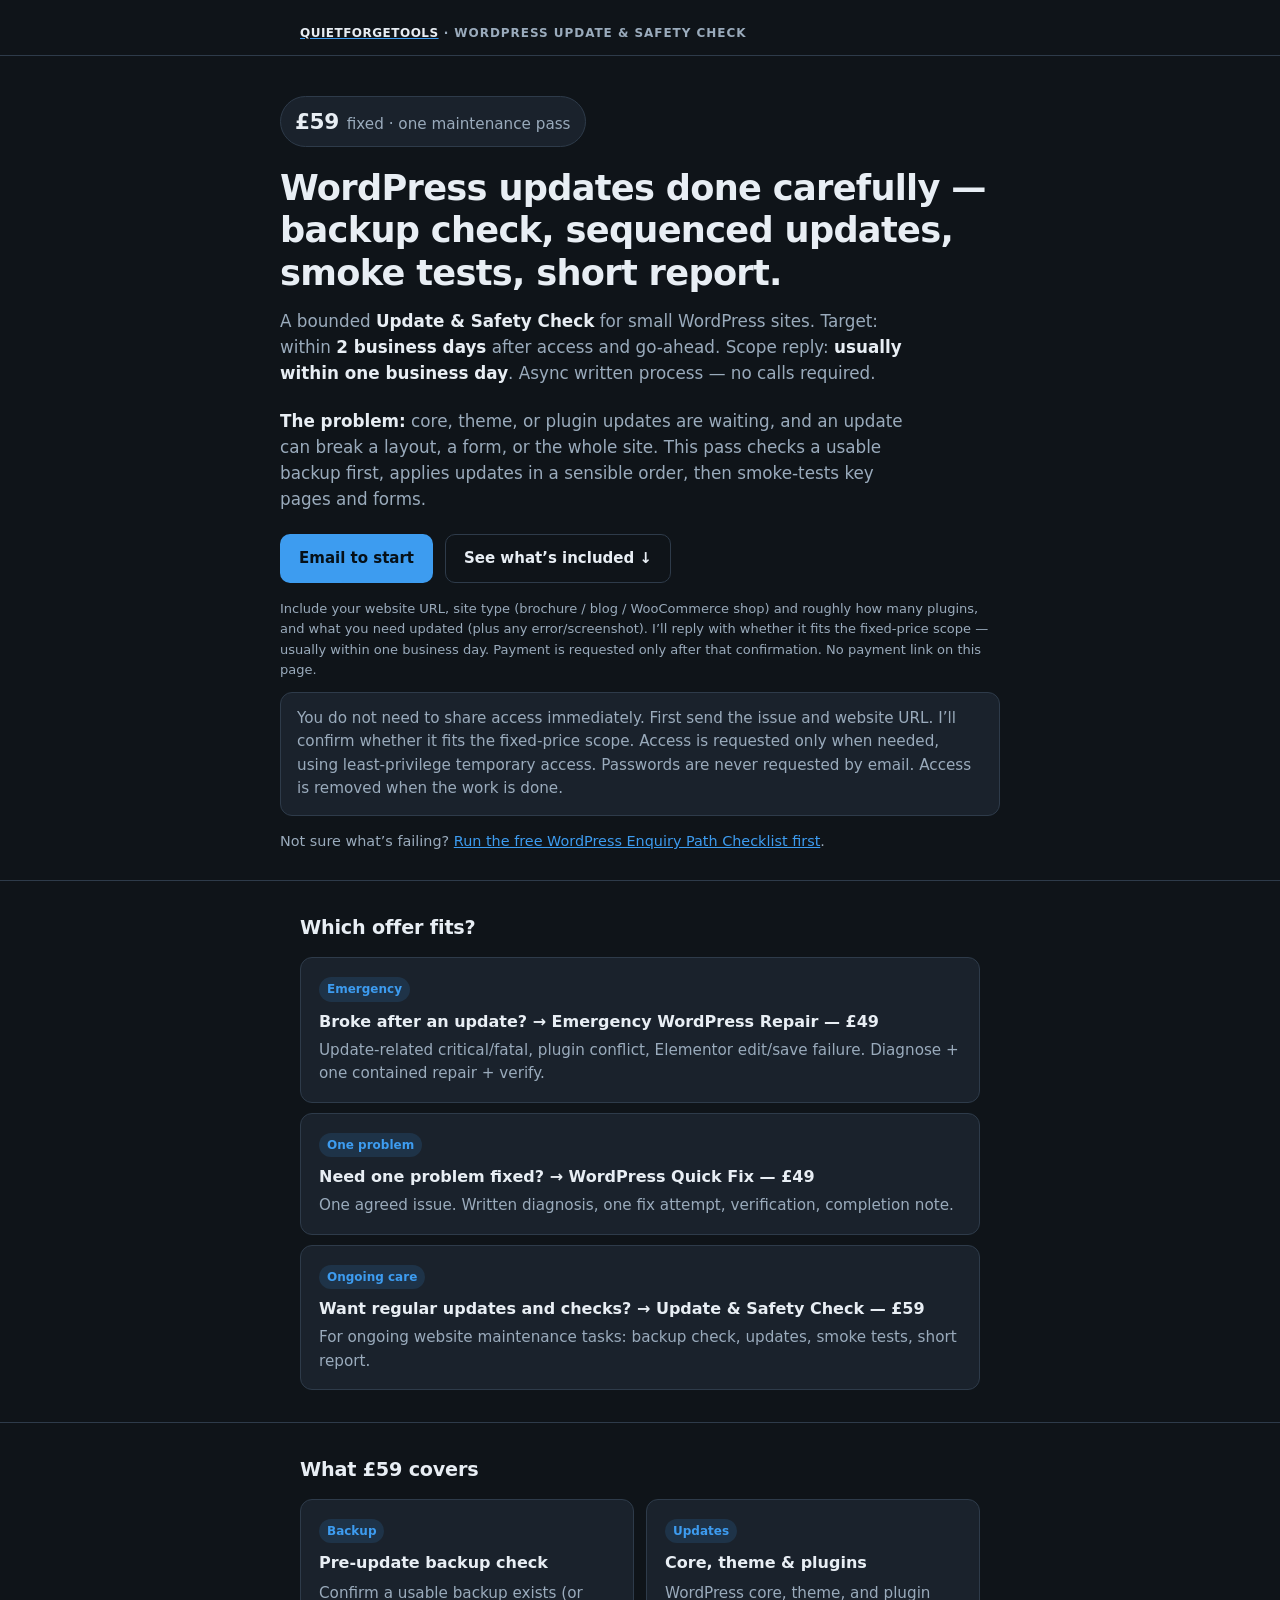
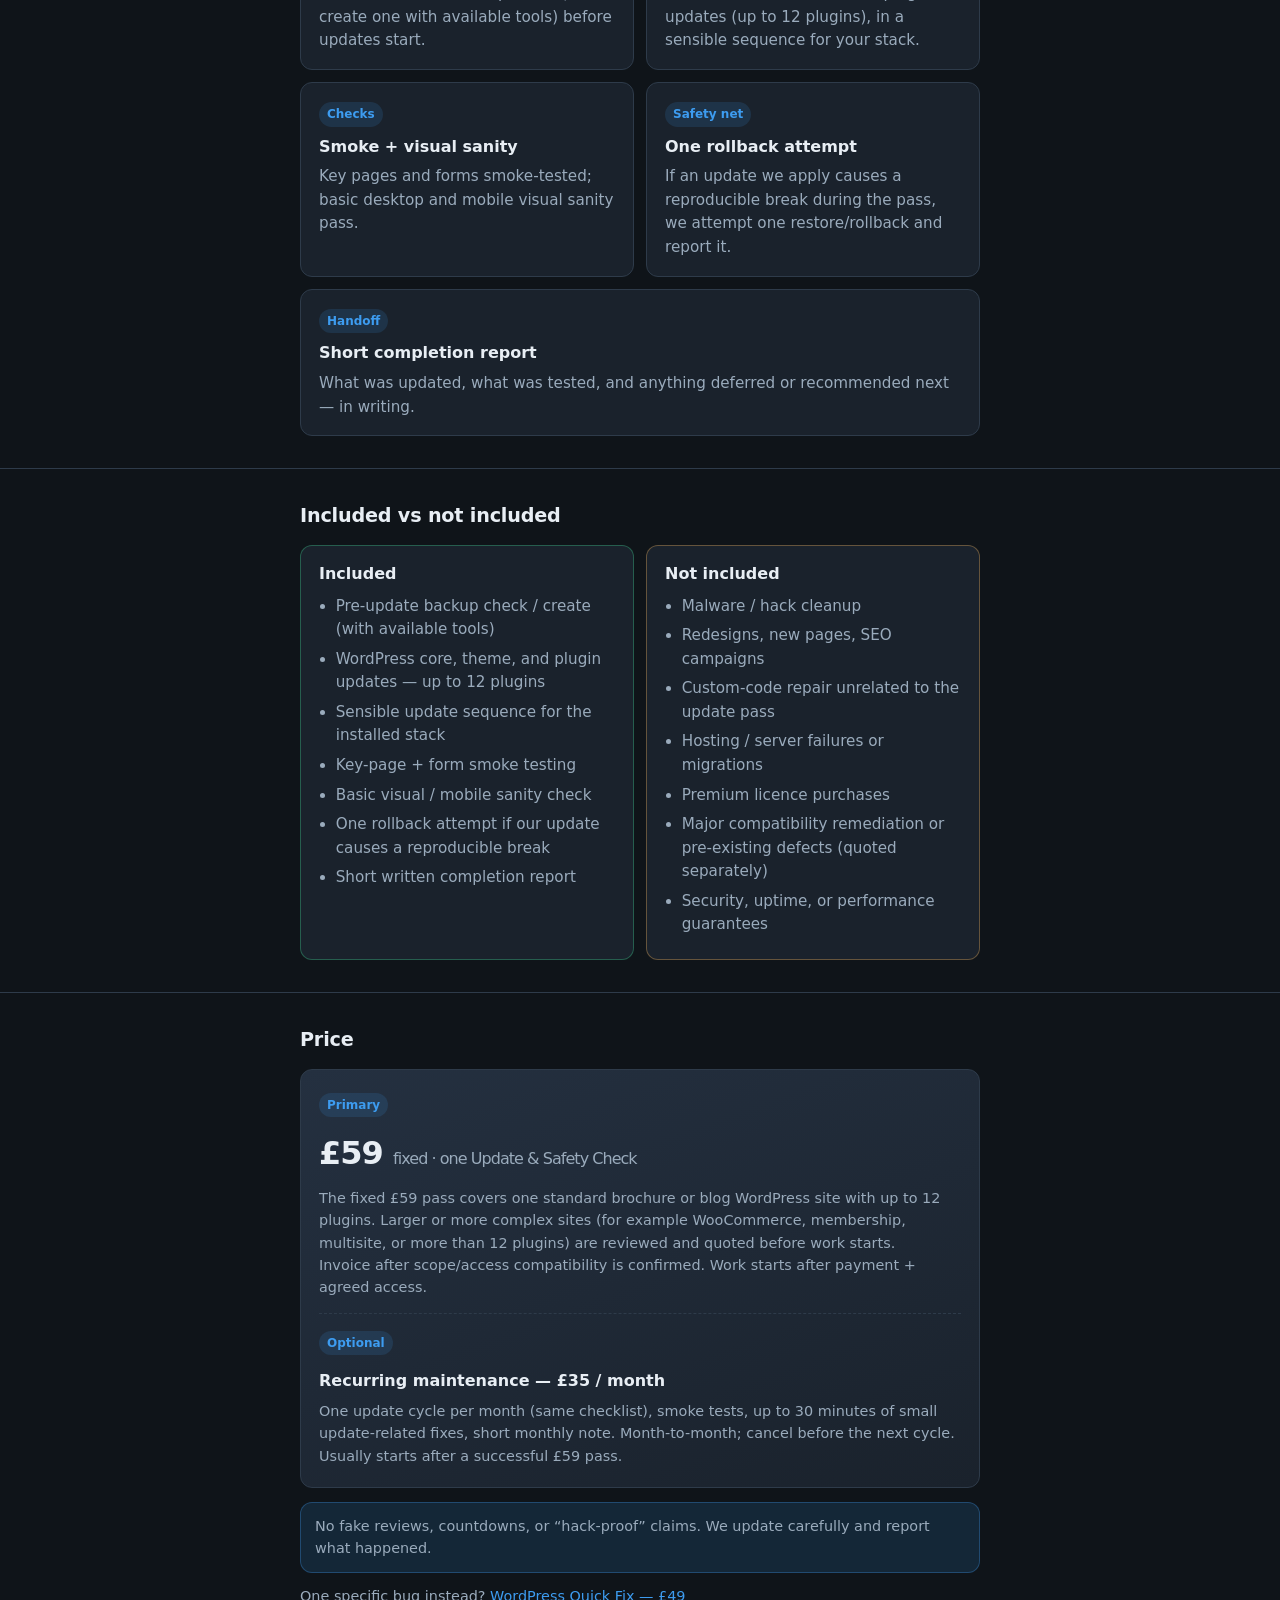
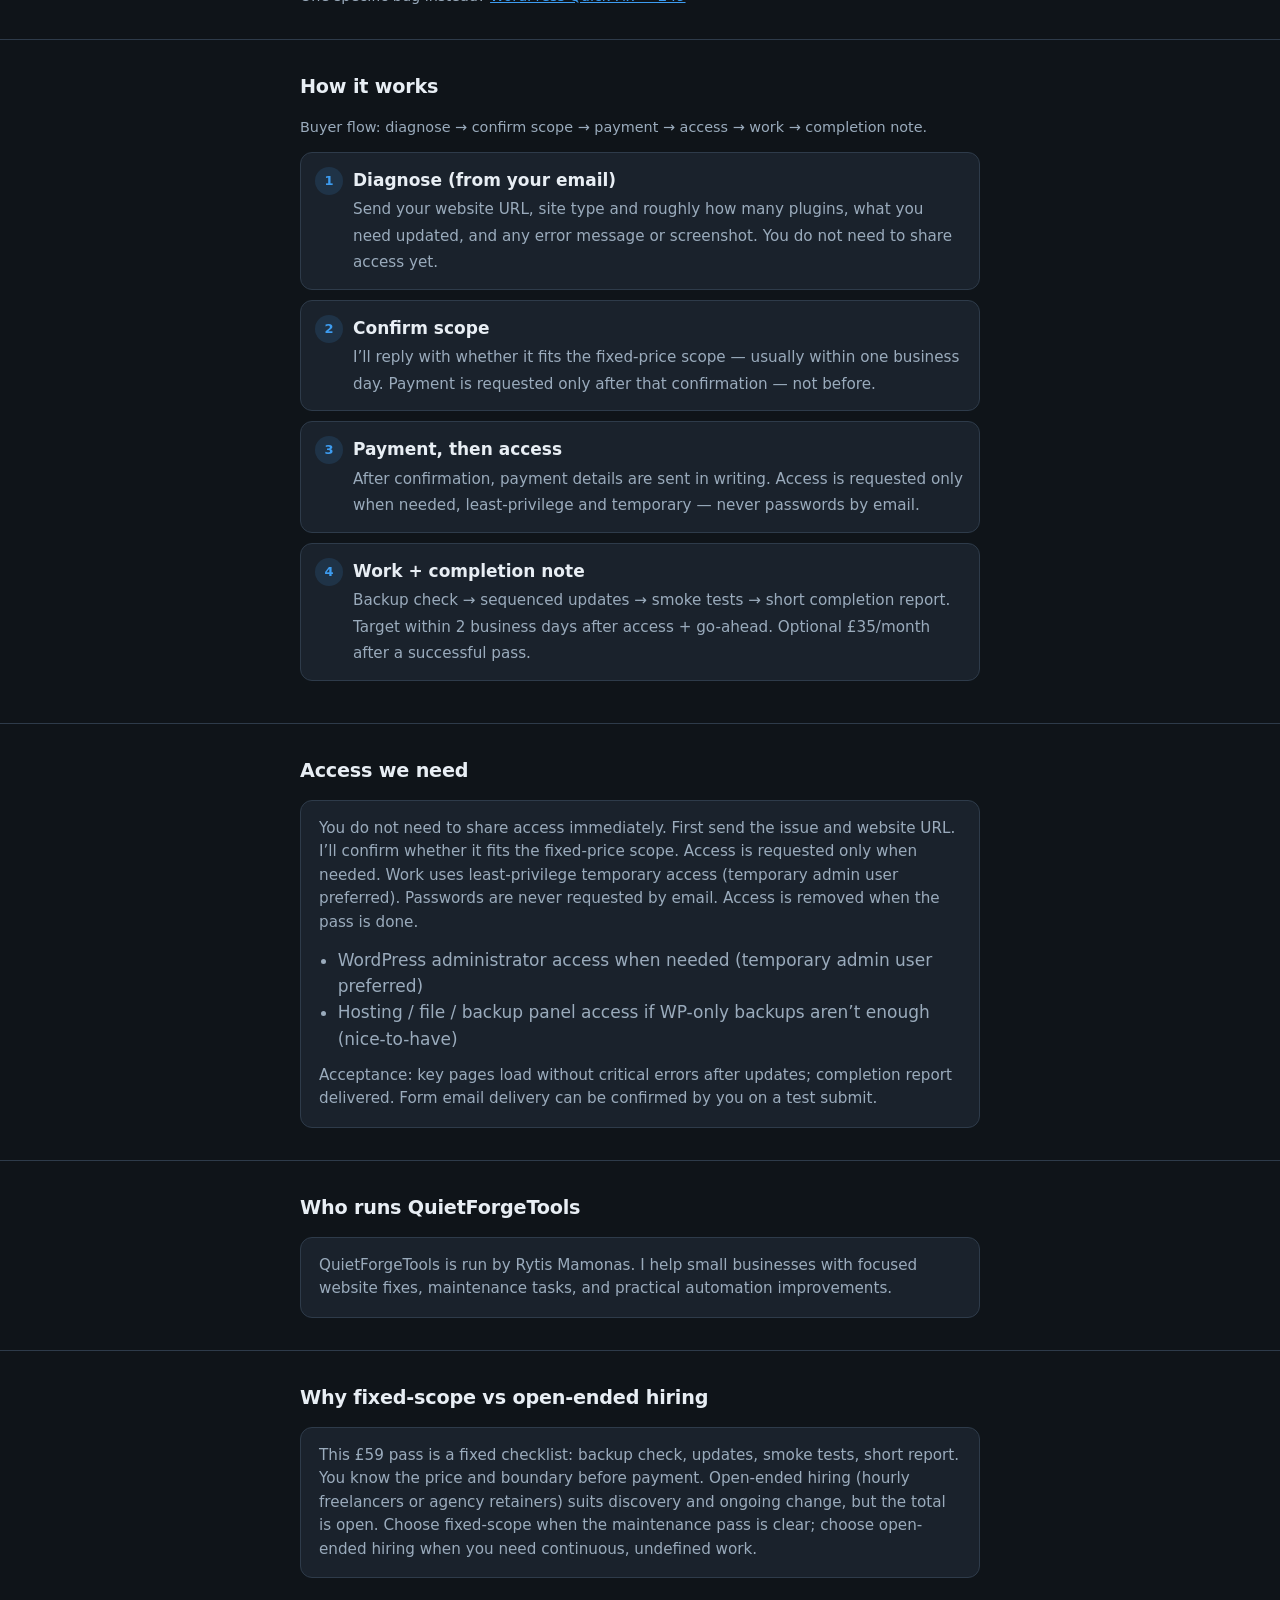
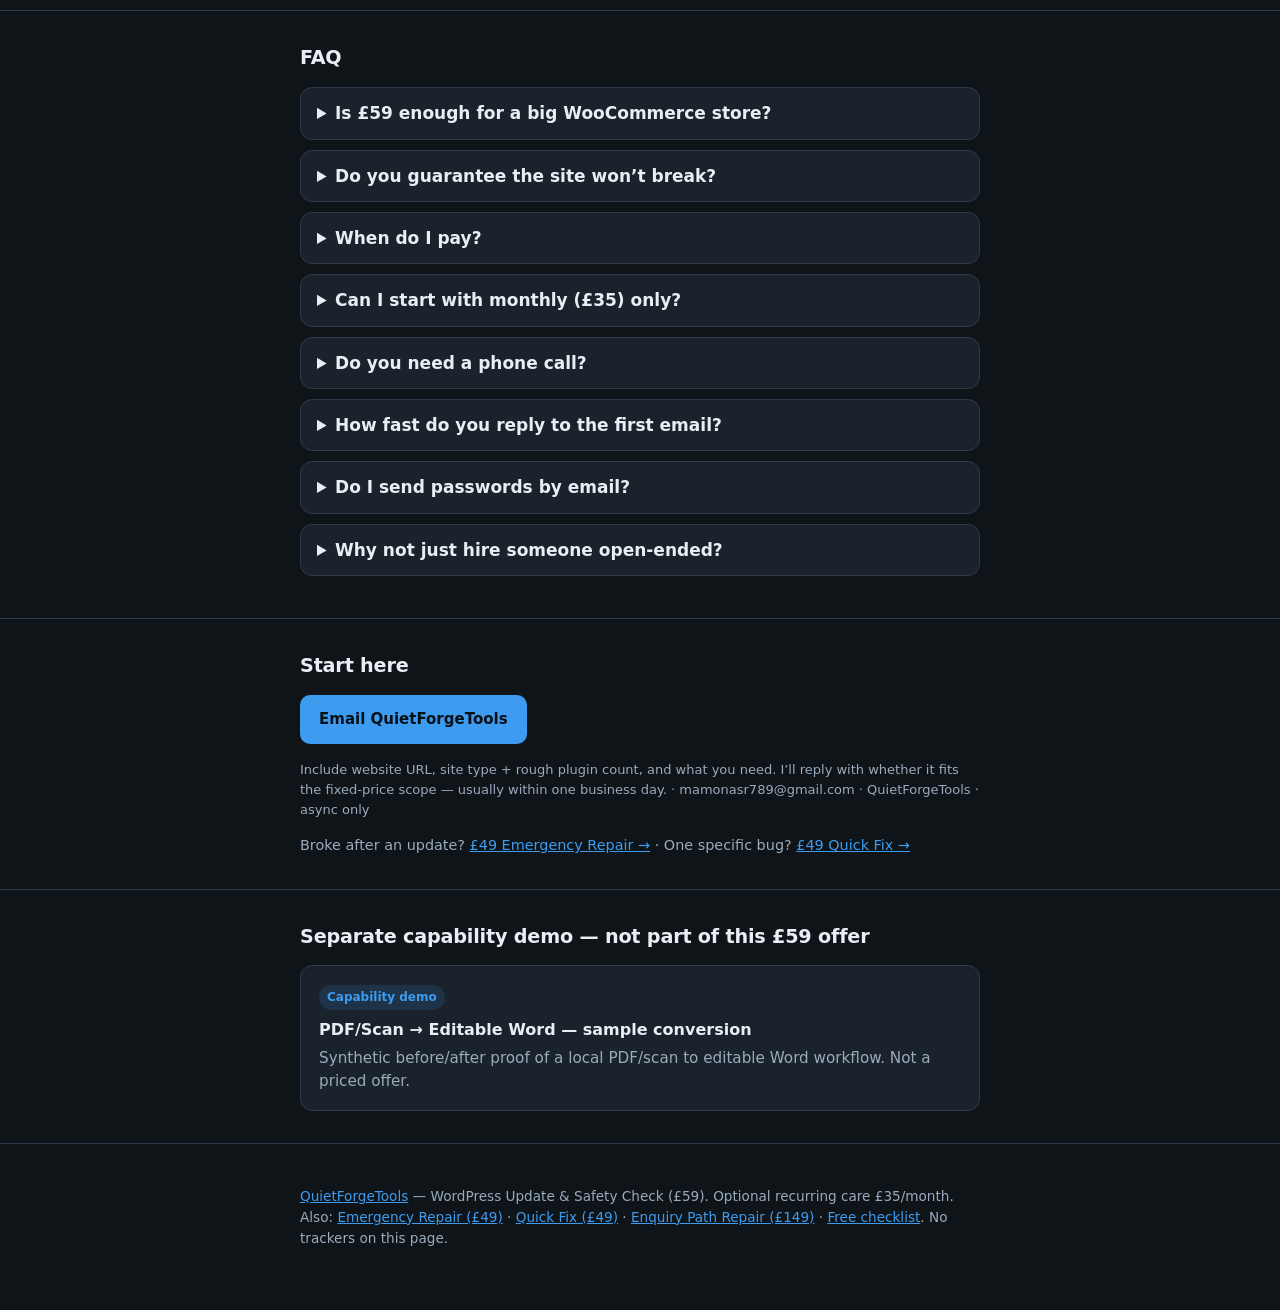
<file: index.html>
<!DOCTYPE html>
<html lang="en">
<head>
  <meta charset="utf-8" />
  <meta name="viewport" content="width=device-width, initial-scale=1" />
  <title>WordPress Update &amp; Safety Check — £59 | QuietForgeTools</title>
  <meta name="description" content="Fixed £59 WordPress Update &amp; Safety Check: backup check, core/theme/plugin updates, smoke tests, one rollback if our update breaks something, short completion report. Optional £35/month. QuietForgeTools." />
  <link rel="canonical" href="https://mamonasr789-png.github.io/quietforgetools-wp-maintenance/" />
  <meta name="robots" content="index,follow" />
  <link rel="stylesheet" href="styles.css" />
</head>
<body>
  <header>
    <div class="wrap">
      <div class="brand"><a href="https://mamonasr789-png.github.io/quietforgetools/"><span>QuietForgeTools</span></a> · WordPress Update &amp; Safety Check</div>
    </div>
  </header>

  <main>
    <div class="wrap hero">
      <div class="price-chip"><strong>£59</strong> fixed · one maintenance pass</div>
      <h1>WordPress updates done carefully — backup check, sequenced updates, smoke tests, short report.</h1>
      <p class="lead">
        A bounded <strong style="color:var(--text)">Update &amp; Safety Check</strong> for small WordPress sites.
        Target: within <strong style="color:var(--text)">2 business days</strong> after access and go-ahead.
        Scope reply: <strong style="color:var(--text)">usually within one business day</strong>.
        Async written process — no calls required.
      </p>
      <p class="lead">
        <strong style="color:var(--text)">The problem:</strong> core, theme, or plugin updates are waiting, and an update can break a layout, a form, or the whole site.
        This pass checks a usable backup first, applies updates in a sensible order, then smoke-tests key pages and forms.
      </p>
      <div class="cta-row">
        <a class="btn btn-primary" href="mailto:mamonasr789@gmail.com?subject=WordPress%20Update%20%26%20Safety%20Check%20%E2%80%94%20%C2%A359&body=Website%20URL%3A%20%0ASite%20type%20(brochure%20%2F%20blog%20%2F%20WooCommerce%20shop)%20and%20roughly%20how%20many%20plugins%3A%20%0AWhat%20you%20need%20updated%20%2F%20any%20known%20issues%3A%20%0AError%20message%20or%20screenshot%20(if%20any)%3A%20%0A%0AI%27ll%20reply%20with%20whether%20it%20fits%20the%20fixed-price%20scope.%0A">Email to start</a>
        <a class="btn btn-ghost" href="#scope">See what’s included ↓</a>
        <p class="btn-note">Include your website URL, site type (brochure / blog / WooCommerce shop) and roughly how many plugins, and what you need updated (plus any error/screenshot). I’ll reply with whether it fits the fixed-price scope — usually within one business day. Payment is requested only after that confirmation. No payment link on this page.</p>
      </div>
      <div class="access-note">
        You do not need to share access immediately. First send the issue and website URL. I’ll confirm whether it fits the fixed-price scope. Access is requested only when needed, using least-privilege temporary access. Passwords are never requested by email. Access is removed when the work is done.
      </div>
      <p class="fine" style="margin-top:14px">Not sure what&rsquo;s failing? <a href="https://mamonasr789-png.github.io/quietforgetools-wp-enquiry-checklist/">Run the free WordPress Enquiry Path Checklist first</a>.</p>
    </div>

    <section id="chooser">
      <div class="wrap">
        <h2>Which offer fits?</h2>
        <div class="chooser">
          <a class="card" href="emergency-wordpress-repair/">
            <div class="tag">Emergency</div>
            <h3>Broke after an update? → Emergency WordPress Repair — £49</h3>
            <p>Update-related critical/fatal, plugin conflict, Elementor edit/save failure. Diagnose + one contained repair + verify.</p>
          </a>
          <a class="card" href="quick-fix/">
            <div class="tag">One problem</div>
            <h3>Need one problem fixed? → WordPress Quick Fix — £49</h3>
            <p>One agreed issue. Written diagnosis, one fix attempt, verification, completion note.</p>
          </a>
          <a class="card" href="./">
            <div class="tag">Ongoing care</div>
            <h3>Want regular updates and checks? → Update &amp; Safety Check — £59</h3>
            <p>For ongoing website maintenance tasks: backup check, updates, smoke tests, short report.</p>
          </a>
        </div>
      </div>
    </section>

    <section id="scope">
      <div class="wrap">
        <h2>What £59 covers</h2>
        <div class="grid two">
          <div class="card">
            <div class="tag">Backup</div>
            <h3>Pre-update backup check</h3>
            <p>Confirm a usable backup exists (or create one with available tools) before updates start.</p>
          </div>
          <div class="card">
            <div class="tag">Updates</div>
            <h3>Core, theme &amp; plugins</h3>
            <p>WordPress core, theme, and plugin updates (up to 12 plugins), in a sensible sequence for your stack.</p>
          </div>
          <div class="card">
            <div class="tag">Checks</div>
            <h3>Smoke + visual sanity</h3>
            <p>Key pages and forms smoke-tested; basic desktop and mobile visual sanity pass.</p>
          </div>
          <div class="card">
            <div class="tag">Safety net</div>
            <h3>One rollback attempt</h3>
            <p>If an update we apply causes a reproducible break during the pass, we attempt one restore/rollback and report it.</p>
          </div>
        </div>
        <div class="card" style="margin-top:12px">
          <div class="tag">Handoff</div>
          <h3>Short completion report</h3>
          <p>What was updated, what was tested, and anything deferred or recommended next — in writing.</p>
        </div>
      </div>
    </section>

    <section id="includes">
      <div class="wrap">
        <h2>Included vs not included</h2>
        <div class="vs">
          <div class="card yes">
            <h3>Included</h3>
            <ul>
              <li>Pre-update backup check / create (with available tools)</li>
              <li>WordPress core, theme, and plugin updates — up to 12 plugins</li>
              <li>Sensible update sequence for the installed stack</li>
              <li>Key-page + form smoke testing</li>
              <li>Basic visual / mobile sanity check</li>
              <li>One rollback attempt if our update causes a reproducible break</li>
              <li>Short written completion report</li>
            </ul>
          </div>
          <div class="card no">
            <h3>Not included</h3>
            <ul>
              <li>Malware / hack cleanup</li>
              <li>Redesigns, new pages, SEO campaigns</li>
              <li>Custom-code repair unrelated to the update pass</li>
              <li>Hosting / server failures or migrations</li>
              <li>Premium licence purchases</li>
              <li>Major compatibility remediation or pre-existing defects (quoted separately)</li>
              <li>Security, uptime, or performance guarantees</li>
            </ul>
          </div>
        </div>
      </div>
    </section>

    <section id="price">
      <div class="wrap">
        <h2>Price</h2>
        <div class="price-box">
          <div class="tag">Primary</div>
          <div class="amount">£59 <span>fixed · one Update &amp; Safety Check</span></div>
          <p class="fine">The fixed £59 pass covers one standard brochure or blog WordPress site with up to 12 plugins. Larger or more complex sites (for example WooCommerce, membership, multisite, or more than 12 plugins) are reviewed and quoted before work starts.</p>
          <p class="fine">Invoice after scope/access compatibility is confirmed. Work starts after payment + agreed access.</p>
          <div class="optional">
            <div class="tag">Optional</div>
            <h3 style="margin-top:6px">Recurring maintenance — £35 / month</h3>
            <p class="fine" style="margin-top:6px">
              One update cycle per month (same checklist), smoke tests, up to 30 minutes of small update-related fixes, short monthly note.
              Month-to-month; cancel before the next cycle. Usually starts after a successful £59 pass.
            </p>
          </div>
        </div>
        <p class="notice">No fake reviews, countdowns, or “hack-proof” claims. We update carefully and report what happened.</p>
        <p class="fine" style="margin-top:12px">One specific bug instead? <a href="quick-fix/">WordPress Quick Fix — £49</a></p>
      </div>
    </section>

    <section id="process">
      <div class="wrap">
        <h2>How it works</h2>
        <p class="fine" style="margin:0 0 14px">Buyer flow: diagnose → confirm scope → payment → access → work → completion note.</p>
        <ol class="steps">
          <li>
            <strong>Diagnose (from your email)</strong>
            <span>Send your website URL, site type and roughly how many plugins, what you need updated, and any error message or screenshot. You do not need to share access yet.</span>
          </li>
          <li>
            <strong>Confirm scope</strong>
            <span>I’ll reply with whether it fits the fixed-price scope — usually within one business day. Payment is requested only after that confirmation — not before.</span>
          </li>
          <li>
            <strong>Payment, then access</strong>
            <span>After confirmation, payment details are sent in writing. Access is requested only when needed, least-privilege and temporary — never passwords by email.</span>
          </li>
          <li>
            <strong>Work + completion note</strong>
            <span>Backup check → sequenced updates → smoke tests → short completion report. Target within 2 business days after access + go-ahead. Optional £35/month after a successful pass.</span>
          </li>
        </ol>
      </div>
    </section>

    <section id="access">
      <div class="wrap">
        <h2>Access we need</h2>
        <div class="card">
          <p style="margin:0 0 12px;color:var(--muted)">You do not need to share access immediately. First send the issue and website URL. I’ll confirm whether it fits the fixed-price scope. Access is requested only when needed. Work uses least-privilege temporary access (temporary admin user preferred). Passwords are never requested by email. Access is removed when the pass is done.</p>
          <ul style="margin:0;padding-left:1.1em;color:var(--muted)">
            <li>WordPress administrator access when needed (temporary admin user preferred)</li>
            <li>Hosting / file / backup panel access if WP-only backups aren’t enough (nice-to-have)</li>
          </ul>
          <p class="fine" style="margin-top:12px">Acceptance: key pages load without critical errors after updates; completion report delivered. Form email delivery can be confirmed by you on a test submit.</p>
        </div>
      </div>
    </section>

    <section id="who" class="who-runs">
      <div class="wrap">
        <h2>Who runs QuietForgeTools</h2>
        <div class="card">
          <p>QuietForgeTools is run by Rytis Mamonas. I help small businesses with focused website fixes, maintenance tasks, and practical automation improvements.</p>
        </div>
      </div>
    </section>


    <section id="why-fixed">
      <div class="wrap">
        <h2>Why fixed-scope vs open-ended hiring</h2>
        <div class="card">
          <p style="margin:0;color:var(--muted)">This £59 pass is a fixed checklist: backup check, updates, smoke tests, short report. You know the price and boundary before payment. Open-ended hiring (hourly freelancers or agency retainers) suits discovery and ongoing change, but the total is open. Choose fixed-scope when the maintenance pass is clear; choose open-ended hiring when you need continuous, undefined work.</p>
        </div>
      </div>
    </section>

    <section id="faq" class="faq">
      <div class="wrap">
        <h2>FAQ</h2>
        <details>
          <summary>Is £59 enough for a big WooCommerce store?</summary>
          <p>This offer is sized for a small personal or brochure WordPress site. Large stores, heavy custom code, or major theme rebuilds need a separate quote.</p>
        </details>
        <details>
          <summary>Do you guarantee the site won’t break?</summary>
          <p>No uptime or “never breaks” guarantee. We check backups first, update in a sensible order, smoke-test key pages, and include one rollback attempt if our update causes a reproducible break during the pass.</p>
        </details>
        <details>
          <summary>When do I pay?</summary>
          <p>Only after we confirm the £59 scope and access compatibility. There is no payment link on this page.</p>
        </details>
        <details>
          <summary>Can I start with monthly (£35) only?</summary>
          <p>Yes, if the site was recently updated elsewhere — month 1 still includes a first checklist run. Most clients start with the £59 pass.</p>
        </details>
        <details>
          <summary>Do you need a phone call?</summary>
          <p>No. Everything is async by email.</p>
        </details>
        <details>
          <summary>How fast do you reply to the first email?</summary>
          <p>Usually within one business day with whether it fits the fixed-price scope. Delivery timing (after access and go-ahead) is separate — target within 2 business days for the pass itself.</p>
        </details>
        <details>
          <summary>Do I send passwords by email?</summary>
          <p>No. Passwords are never requested by email. Access is requested only when needed, using least-privilege temporary access, and removed when the work is done.</p>
        </details>
        <details>
          <summary>Why not just hire someone open-ended?</summary>
          <p>Fixed-scope means one agreed pass and price after written confirmation. Open-ended hiring is better for continuous discovery — but the bill is open. Use this offer when a bounded update pass is enough.</p>
        </details>
      </div>
    </section>

    <section id="contact">
      <div class="wrap">
        <h2>Start here</h2>
        <div class="cta-row">
          <a class="btn btn-primary" href="mailto:mamonasr789@gmail.com?subject=WordPress%20Update%20%26%20Safety%20Check%20%E2%80%94%20%C2%A359&body=Website%20URL%3A%20%0ASite%20type%20(brochure%20%2F%20blog%20%2F%20WooCommerce%20shop)%20and%20roughly%20how%20many%20plugins%3A%20%0AWhat%20you%20need%20updated%20%2F%20any%20known%20issues%3A%20%0AError%20message%20or%20screenshot%20(if%20any)%3A%20%0A%0AI%27ll%20reply%20with%20whether%20it%20fits%20the%20fixed-price%20scope.%0A">Email QuietForgeTools</a>
          <p class="btn-note">Include website URL, site type + rough plugin count, and what you need. I’ll reply with whether it fits the fixed-price scope — usually within one business day. · mamonasr789@gmail.com · QuietForgeTools · async only</p>
        </div>
        <p class="fine" style="margin-top:14px">
          Broke after an update? <a href="emergency-wordpress-repair/">£49 Emergency Repair →</a>
          · One specific bug? <a href="quick-fix/">£49 Quick Fix →</a>
        </p>
      </div>
    </section>

    <section id="capability-demo">
      <div class="wrap">
        <h2>Separate capability demo — not part of this £59 offer</h2>
        <div class="chooser">
          <!-- capability-demo:pdf-scan-to-editable-word -->
          <a class="card" href="pdf-scan-to-editable-word/">
            <div class="tag">Capability demo</div>
            <h3>PDF/Scan → Editable Word — sample conversion</h3>
            <p>Synthetic before/after proof of a local PDF/scan to editable Word workflow. Not a priced offer.</p>
          </a>
        </div>
      </div>
    </section>
  </main>

  <footer>
    <div class="wrap">
      <p><a href="https://mamonasr789-png.github.io/quietforgetools/">QuietForgeTools</a> — WordPress Update &amp; Safety Check (£59). Optional recurring care £35/month. Also: <a href="emergency-wordpress-repair/">Emergency Repair (£49)</a> · <a href="quick-fix/">Quick Fix (£49)</a> · <a href="https://mamonasr789-png.github.io/quietforgetools-enquiry-repair/">Enquiry Path Repair (£149)</a> · <a href="https://mamonasr789-png.github.io/quietforgetools-wp-enquiry-checklist/">Free checklist</a>. No trackers on this page.</p>
    </div>
  </footer>
</body>
</html>
</file>
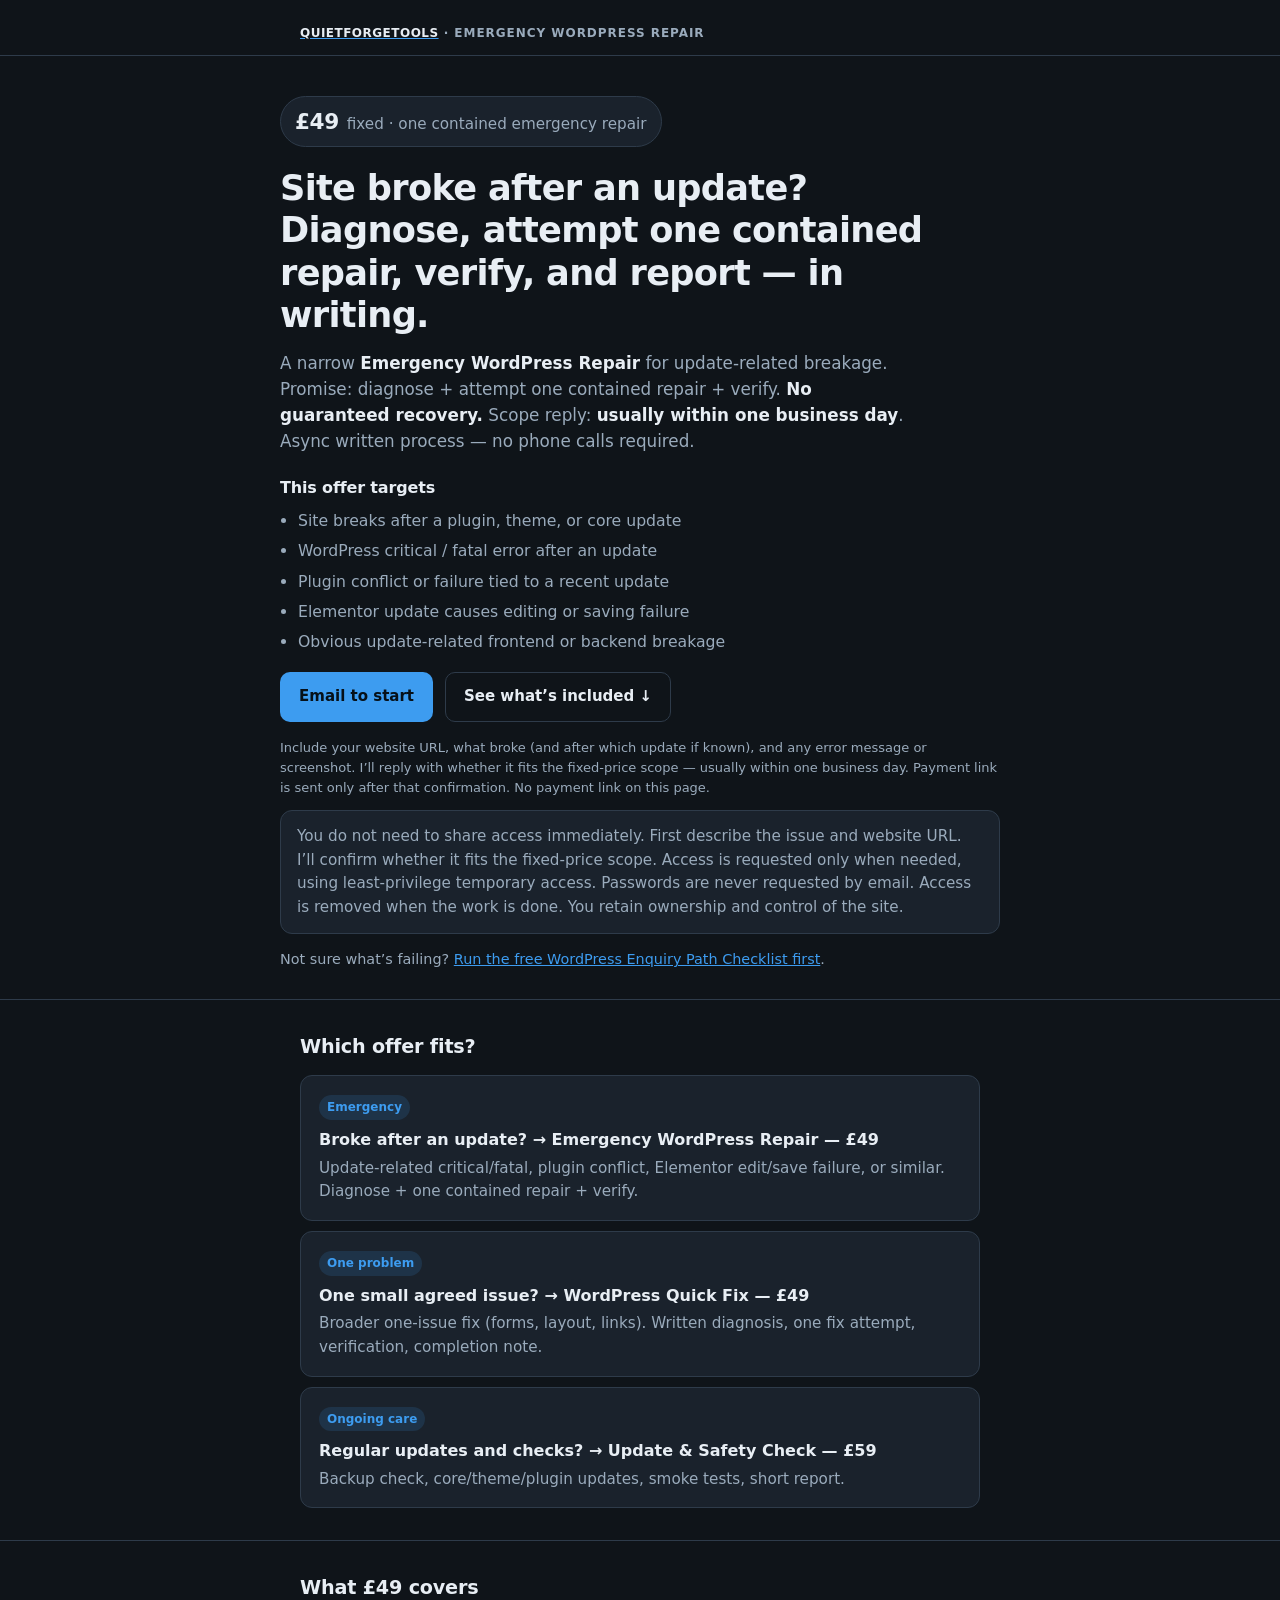
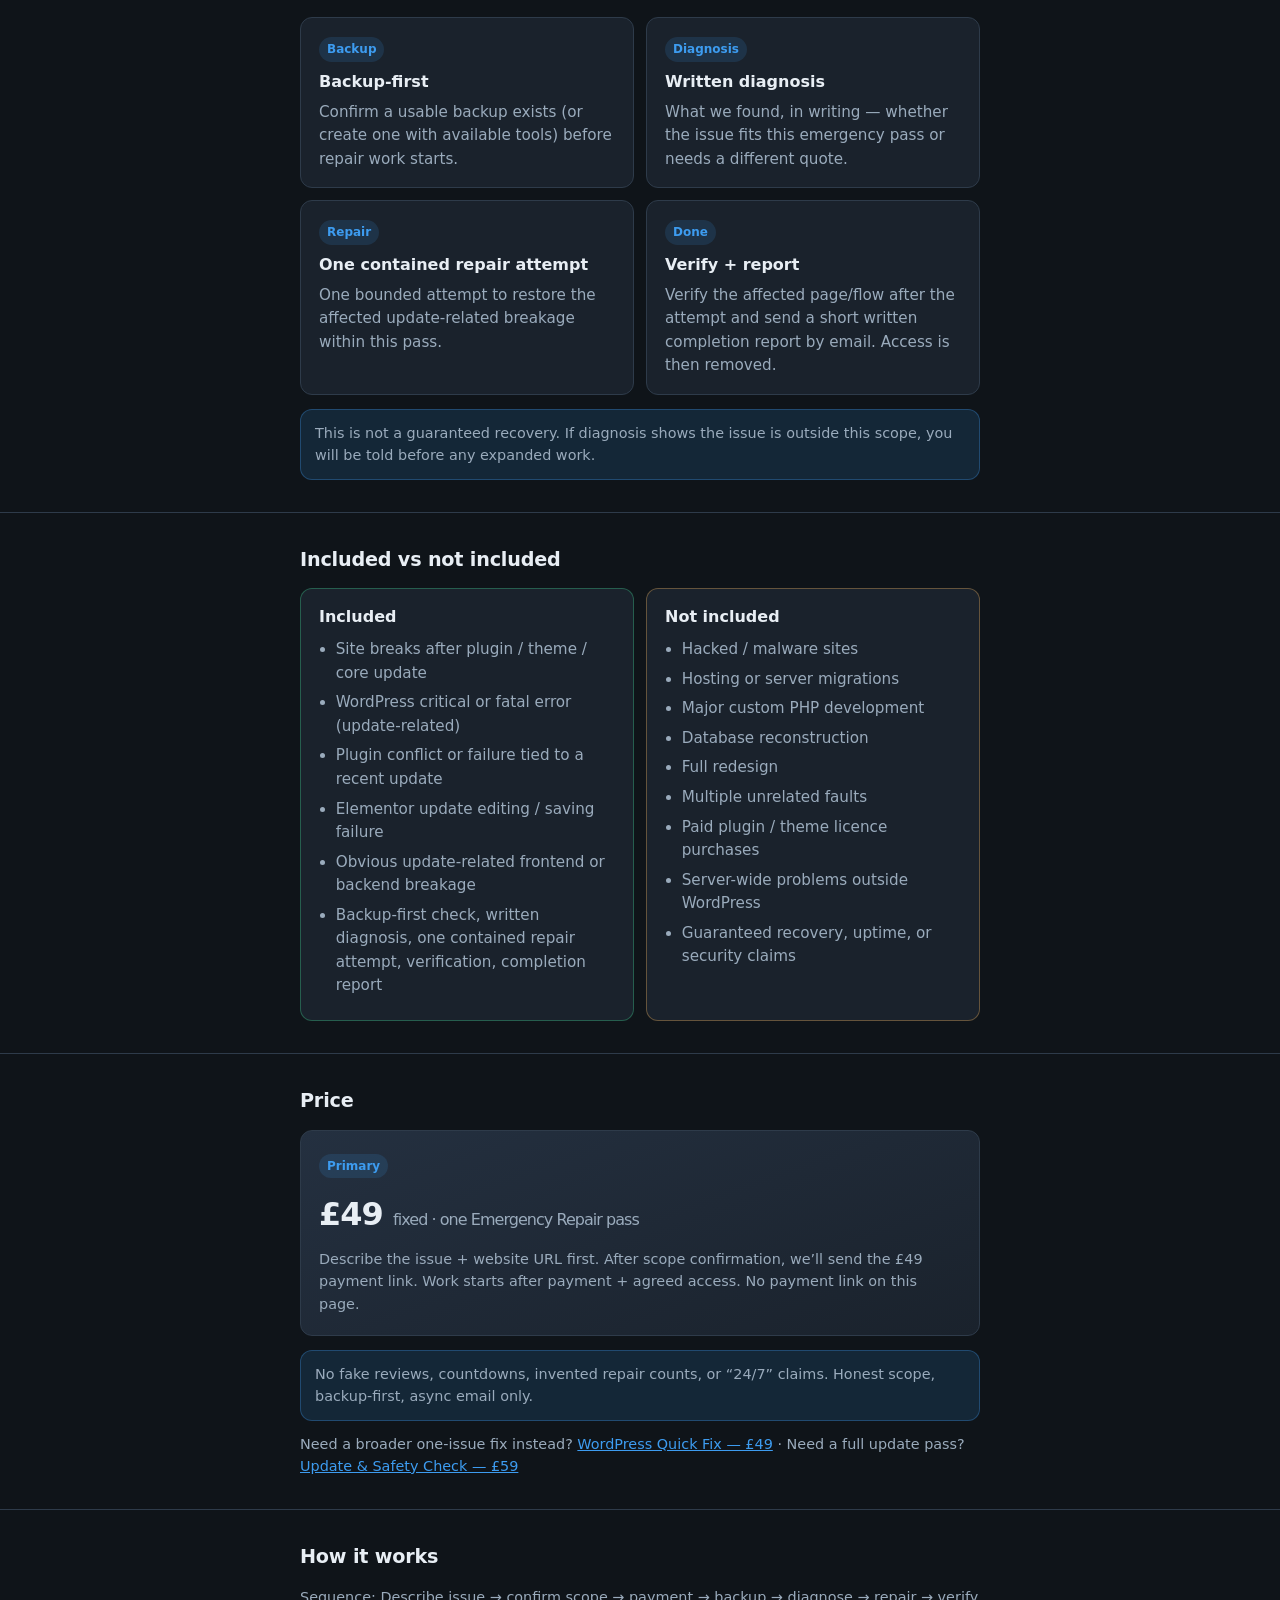
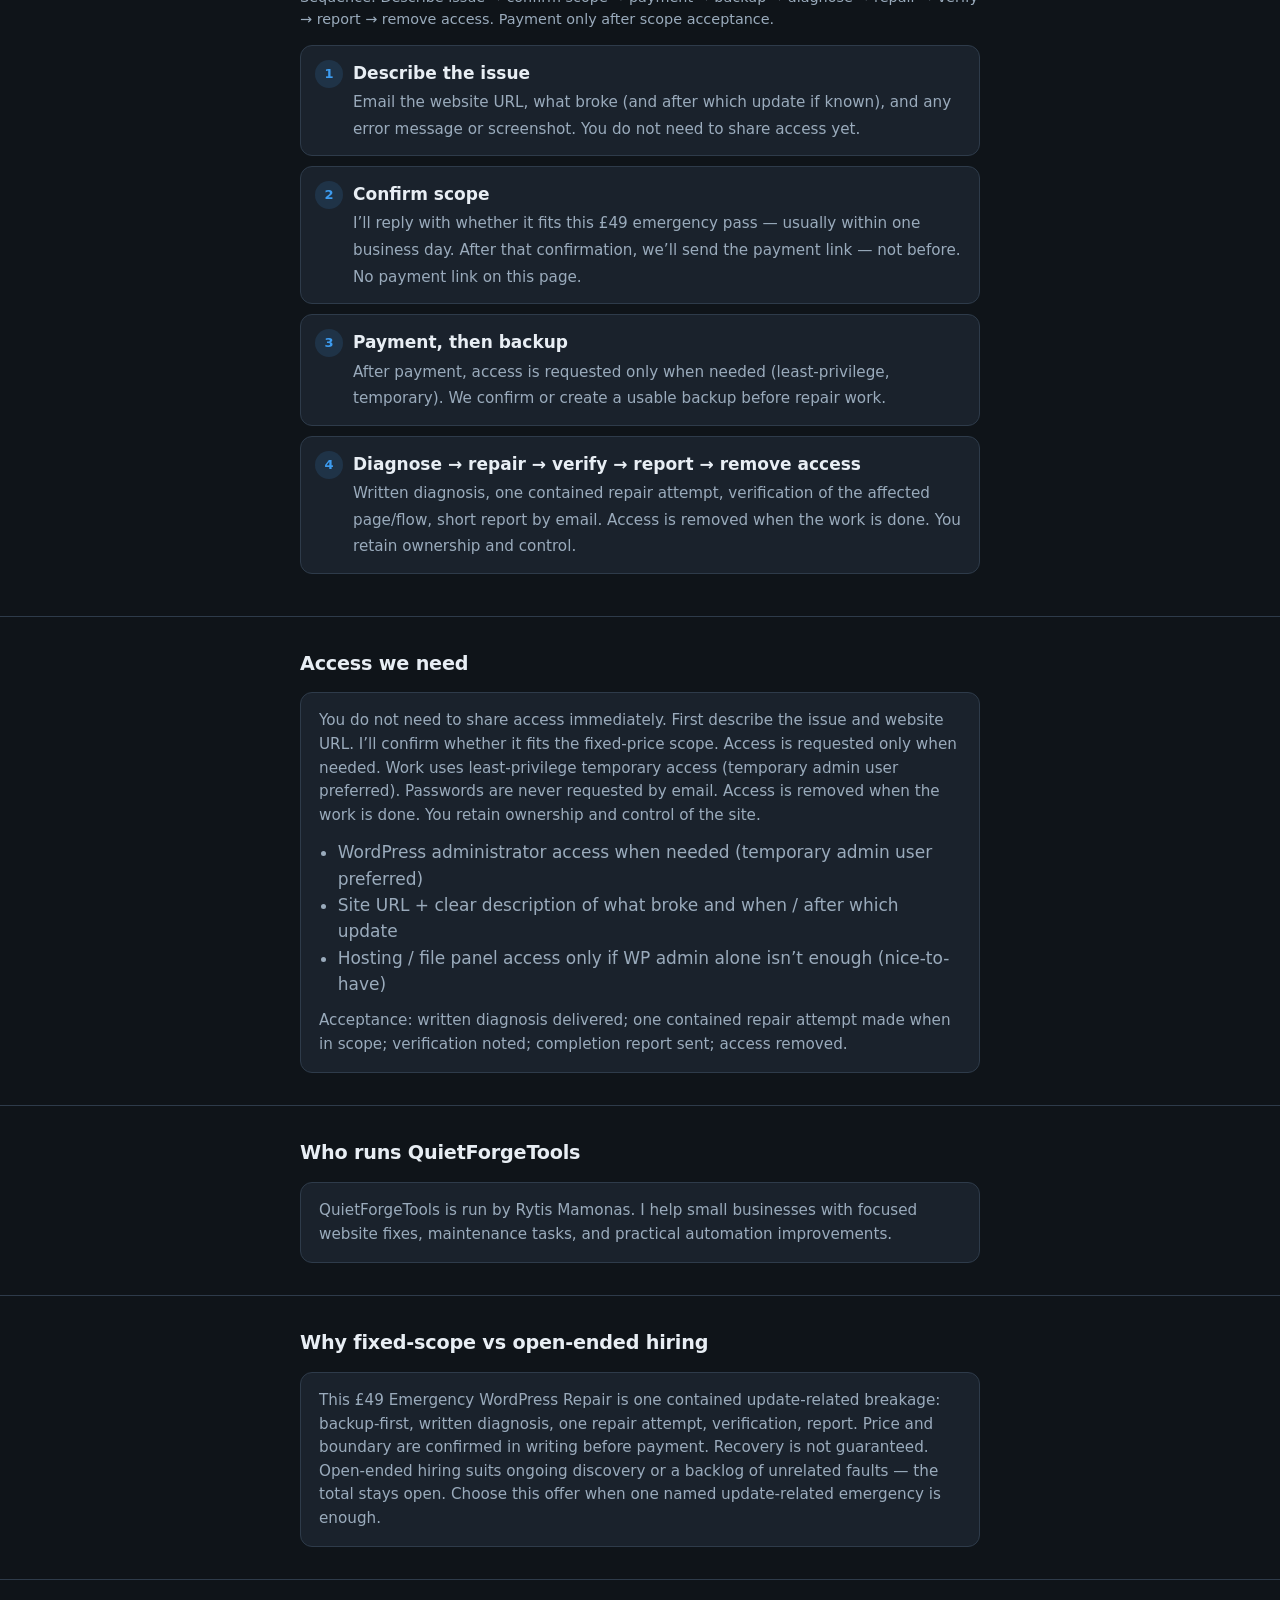
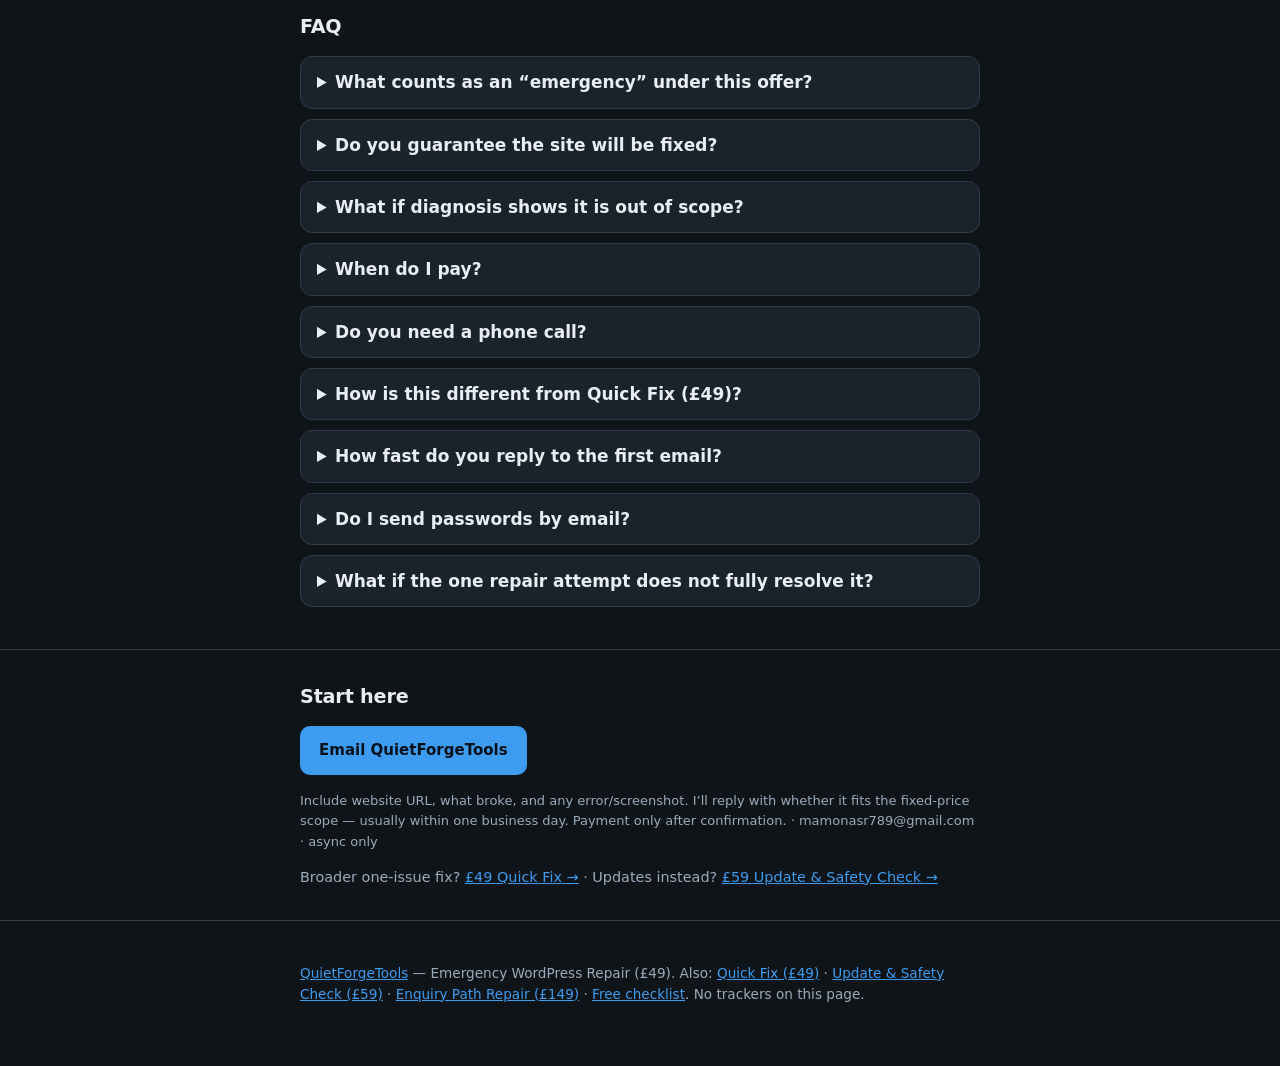
<file: emergency-wordpress-repair/index.html>
<!DOCTYPE html>
<html lang="en">
<head>
  <meta charset="utf-8" />
  <meta name="viewport" content="width=device-width, initial-scale=1" />
  <title>Emergency WordPress Repair — £49 | QuietForgeTools</title>
  <meta name="description" content="Emergency WordPress Repair — £49 fixed: diagnose and attempt one contained repair when a site breaks after a plugin, theme, or core update. Backup-first, async email, no guaranteed recovery. QuietForgeTools." />
  <link rel="canonical" href="https://mamonasr789-png.github.io/quietforgetools-wp-maintenance/emergency-wordpress-repair/" />
  <meta name="robots" content="index,follow" />
  <link rel="stylesheet" href="../styles.css" />
</head>
<body>
  <header>
    <div class="wrap">
      <div class="brand"><a href="https://mamonasr789-png.github.io/quietforgetools/"><span>QuietForgeTools</span></a> · Emergency WordPress Repair</div>
    </div>
  </header>

  <main>
    <div class="wrap hero">
      <div class="price-chip"><strong>£49</strong> fixed · one contained emergency repair</div>
      <h1>Site broke after an update? Diagnose, attempt one contained repair, verify, and report — in writing.</h1>
      <p class="lead">
        A narrow <strong style="color:var(--text)">Emergency WordPress Repair</strong> for update-related breakage.
        Promise: diagnose + attempt one contained repair + verify. <strong style="color:var(--text)">No guaranteed recovery.</strong>
        Scope reply: <strong style="color:var(--text)">usually within one business day</strong>.
        Async written process — no phone calls required.
      </p>
      <h2 style="font-size:1rem;margin:0 0 8px;color:var(--text)">This offer targets</h2>
      <ul class="examples-above">
        <li>Site breaks after a plugin, theme, or core update</li>
        <li>WordPress critical / fatal error after an update</li>
        <li>Plugin conflict or failure tied to a recent update</li>
        <li>Elementor update causes editing or saving failure</li>
        <li>Obvious update-related frontend or backend breakage</li>
      </ul>
      <div class="cta-row">
        <a class="btn btn-primary" href="mailto:mamonasr789@gmail.com?subject=Emergency%20WordPress%20Repair%20%E2%80%94%20%C2%A349&body=Website%20URL%3A%20%0AWhat%20broke%20(and%20when%20%2F%20after%20which%20update)%3A%20%0AError%20message%20or%20screenshot%20(if%20any)%3A%20%0A%0AI%27ll%20reply%20with%20whether%20it%20fits%20the%20fixed-price%20scope.%20Payment%20link%20is%20sent%20only%20after%20scope%20confirmation.%0A">Email to start</a>
        <a class="btn btn-ghost" href="#scope">See what’s included ↓</a>
        <p class="btn-note">Include your website URL, what broke (and after which update if known), and any error message or screenshot. I’ll reply with whether it fits the fixed-price scope — usually within one business day. Payment link is sent only after that confirmation. No payment link on this page.</p>
      </div>
      <div class="access-note">
        You do not need to share access immediately. First describe the issue and website URL. I’ll confirm whether it fits the fixed-price scope. Access is requested only when needed, using least-privilege temporary access. Passwords are never requested by email. Access is removed when the work is done. You retain ownership and control of the site.
      </div>
      <p class="fine" style="margin-top:14px">Not sure what&rsquo;s failing? <a href="https://mamonasr789-png.github.io/quietforgetools-wp-enquiry-checklist/">Run the free WordPress Enquiry Path Checklist first</a>.</p>
    </div>

    <section id="chooser">
      <div class="wrap">
        <h2>Which offer fits?</h2>
        <div class="chooser">
          <a class="card" href="./">
            <div class="tag">Emergency</div>
            <h3>Broke after an update? → Emergency WordPress Repair — £49</h3>
            <p>Update-related critical/fatal, plugin conflict, Elementor edit/save failure, or similar. Diagnose + one contained repair + verify.</p>
          </a>
          <a class="card" href="../quick-fix/">
            <div class="tag">One problem</div>
            <h3>One small agreed issue? → WordPress Quick Fix — £49</h3>
            <p>Broader one-issue fix (forms, layout, links). Written diagnosis, one fix attempt, verification, completion note.</p>
          </a>
          <a class="card" href="../">
            <div class="tag">Ongoing care</div>
            <h3>Regular updates and checks? → Update &amp; Safety Check — £59</h3>
            <p>Backup check, core/theme/plugin updates, smoke tests, short report.</p>
          </a>
        </div>
      </div>
    </section>

    <section id="scope">
      <div class="wrap">
        <h2>What £49 covers</h2>
        <div class="grid two">
          <div class="card">
            <div class="tag">Backup</div>
            <h3>Backup-first</h3>
            <p>Confirm a usable backup exists (or create one with available tools) before repair work starts.</p>
          </div>
          <div class="card">
            <div class="tag">Diagnosis</div>
            <h3>Written diagnosis</h3>
            <p>What we found, in writing — whether the issue fits this emergency pass or needs a different quote.</p>
          </div>
          <div class="card">
            <div class="tag">Repair</div>
            <h3>One contained repair attempt</h3>
            <p>One bounded attempt to restore the affected update-related breakage within this pass.</p>
          </div>
          <div class="card">
            <div class="tag">Done</div>
            <h3>Verify + report</h3>
            <p>Verify the affected page/flow after the attempt and send a short written completion report by email. Access is then removed.</p>
          </div>
        </div>
        <p class="notice" style="margin-top:14px">This is not a guaranteed recovery. If diagnosis shows the issue is outside this scope, you will be told before any expanded work.</p>
      </div>
    </section>

    <section id="includes">
      <div class="wrap">
        <h2>Included vs not included</h2>
        <div class="vs">
          <div class="card yes">
            <h3>Included</h3>
            <ul>
              <li>Site breaks after plugin / theme / core update</li>
              <li>WordPress critical or fatal error (update-related)</li>
              <li>Plugin conflict or failure tied to a recent update</li>
              <li>Elementor update editing / saving failure</li>
              <li>Obvious update-related frontend or backend breakage</li>
              <li>Backup-first check, written diagnosis, one contained repair attempt, verification, completion report</li>
            </ul>
          </div>
          <div class="card no">
            <h3>Not included</h3>
            <ul>
              <li>Hacked / malware sites</li>
              <li>Hosting or server migrations</li>
              <li>Major custom PHP development</li>
              <li>Database reconstruction</li>
              <li>Full redesign</li>
              <li>Multiple unrelated faults</li>
              <li>Paid plugin / theme licence purchases</li>
              <li>Server-wide problems outside WordPress</li>
              <li>Guaranteed recovery, uptime, or security claims</li>
            </ul>
          </div>
        </div>
      </div>
    </section>

    <section id="price">
      <div class="wrap">
        <h2>Price</h2>
        <div class="price-box">
          <div class="tag">Primary</div>
          <div class="amount">£49 <span>fixed · one Emergency Repair pass</span></div>
          <p class="fine">Describe the issue + website URL first. After scope confirmation, we’ll send the £49 payment link. Work starts after payment + agreed access. No payment link on this page.</p>
        </div>
        <p class="notice">No fake reviews, countdowns, invented repair counts, or “24/7” claims. Honest scope, backup-first, async email only.</p>
        <p class="fine" style="margin-top:12px">
          Need a broader one-issue fix instead?
          <a href="../quick-fix/">WordPress Quick Fix — £49</a>
          · Need a full update pass?
          <a href="../">Update &amp; Safety Check — £59</a>
        </p>
      </div>
    </section>

    <section id="process">
      <div class="wrap">
        <h2>How it works</h2>
        <p class="fine" style="margin:0 0 14px">Sequence: Describe issue → confirm scope → payment → backup → diagnose → repair → verify → report → remove access. Payment only after scope acceptance.</p>
        <ol class="steps">
          <li>
            <strong>Describe the issue</strong>
            <span>Email the website URL, what broke (and after which update if known), and any error message or screenshot. You do not need to share access yet.</span>
          </li>
          <li>
            <strong>Confirm scope</strong>
            <span>I’ll reply with whether it fits this £49 emergency pass — usually within one business day. After that confirmation, we’ll send the payment link — not before. No payment link on this page.</span>
          </li>
          <li>
            <strong>Payment, then backup</strong>
            <span>After payment, access is requested only when needed (least-privilege, temporary). We confirm or create a usable backup before repair work.</span>
          </li>
          <li>
            <strong>Diagnose → repair → verify → report → remove access</strong>
            <span>Written diagnosis, one contained repair attempt, verification of the affected page/flow, short report by email. Access is removed when the work is done. You retain ownership and control.</span>
          </li>
        </ol>
      </div>
    </section>

    <section id="access">
      <div class="wrap">
        <h2>Access we need</h2>
        <div class="card">
          <p style="margin:0 0 12px;color:var(--muted)">You do not need to share access immediately. First describe the issue and website URL. I’ll confirm whether it fits the fixed-price scope. Access is requested only when needed. Work uses least-privilege temporary access (temporary admin user preferred). Passwords are never requested by email. Access is removed when the work is done. You retain ownership and control of the site.</p>
          <ul style="margin:0;padding-left:1.1em;color:var(--muted)">
            <li>WordPress administrator access when needed (temporary admin user preferred)</li>
            <li>Site URL + clear description of what broke and when / after which update</li>
            <li>Hosting / file panel access only if WP admin alone isn’t enough (nice-to-have)</li>
          </ul>
          <p class="fine" style="margin-top:12px">Acceptance: written diagnosis delivered; one contained repair attempt made when in scope; verification noted; completion report sent; access removed.</p>
        </div>
      </div>
    </section>

    <section id="who" class="who-runs">
      <div class="wrap">
        <h2>Who runs QuietForgeTools</h2>
        <div class="card">
          <p>QuietForgeTools is run by Rytis Mamonas. I help small businesses with focused website fixes, maintenance tasks, and practical automation improvements.</p>
        </div>
      </div>
    </section>

    <section id="why-fixed">
      <div class="wrap">
        <h2>Why fixed-scope vs open-ended hiring</h2>
        <div class="card">
          <p style="margin:0;color:var(--muted)">This £49 Emergency WordPress Repair is one contained update-related breakage: backup-first, written diagnosis, one repair attempt, verification, report. Price and boundary are confirmed in writing before payment. Recovery is not guaranteed. Open-ended hiring suits ongoing discovery or a backlog of unrelated faults — the total stays open. Choose this offer when one named update-related emergency is enough.</p>
        </div>
      </div>
    </section>

    <section id="faq" class="faq">
      <div class="wrap">
        <h2>FAQ</h2>
        <details>
          <summary>What counts as an “emergency” under this offer?</summary>
          <p>Update-related breakage: site down or critically broken after a plugin/theme/core update, WordPress fatal/critical error, plugin conflict from an update, Elementor edit/save failure after an update, or similar obvious frontend/backend breakage tied to an update.</p>
        </details>
        <details>
          <summary>Do you guarantee the site will be fixed?</summary>
          <p>No. We diagnose, attempt one contained repair, and verify. There is no guaranteed recovery, uptime, or security claim.</p>
        </details>
        <details>
          <summary>What if diagnosis shows it is out of scope?</summary>
          <p>You will be told before any expanded work. Out-of-scope items (malware, migrations, major custom PHP, DB reconstruction, redesign, multiple unrelated faults, paid licences, server-wide issues outside WordPress) need a separate quote or a different offer.</p>
        </details>
        <details>
          <summary>When do I pay?</summary>
          <p>Describe the issue and website URL first. After scope confirmation, we’ll send the £49 payment link. There is no payment link on this page. Work starts after payment and agreed access.</p>
        </details>
        <details>
          <summary>Do you need a phone call?</summary>
          <p>No. Everything is async by written email.</p>
        </details>
        <details>
          <summary>How is this different from Quick Fix (£49)?</summary>
          <p>Emergency Repair targets update-related critical breakage (fatals, conflicts, Elementor edit/save failure, post-update front/back breakage) with an explicit backup → diagnose → repair → verify → report → remove access sequence. Quick Fix is a broader one-agreed-issue pass (forms, layout, links, etc.). <a href="../quick-fix/">See Quick Fix</a>.</p>
        </details>
        <details>
          <summary>How fast do you reply to the first email?</summary>
          <p>Usually within one business day with whether it fits the fixed-price scope. Delivery timing after payment, access, and go-ahead is separate.</p>
        </details>
        <details>
          <summary>Do I send passwords by email?</summary>
          <p>No. Passwords are never requested by email. Access is requested only when needed, using least-privilege temporary access, and removed when the work is done. You retain ownership and control.</p>
        </details>
        <details>
          <summary>What if the one repair attempt does not fully resolve it?</summary>
          <p>You still get a written diagnosis, what was attempted, verification notes, and a completion report. Further work is quoted separately — not rolled into this £49 pass.</p>
        </details>
      </div>
    </section>

    <section id="contact">
      <div class="wrap">
        <h2>Start here</h2>
        <div class="cta-row">
          <a class="btn btn-primary" href="mailto:mamonasr789@gmail.com?subject=Emergency%20WordPress%20Repair%20%E2%80%94%20%C2%A349&body=Website%20URL%3A%20%0AWhat%20broke%20(and%20when%20%2F%20after%20which%20update)%3A%20%0AError%20message%20or%20screenshot%20(if%20any)%3A%20%0A%0AI%27ll%20reply%20with%20whether%20it%20fits%20the%20fixed-price%20scope.%20Payment%20link%20is%20sent%20only%20after%20scope%20confirmation.%0A">Email QuietForgeTools</a>
          <p class="btn-note">Include website URL, what broke, and any error/screenshot. I’ll reply with whether it fits the fixed-price scope — usually within one business day. Payment only after confirmation. · mamonasr789@gmail.com · async only</p>
        </div>
        <p class="fine" style="margin-top:14px">
          Broader one-issue fix? <a href="../quick-fix/">£49 Quick Fix →</a>
          · Updates instead? <a href="../">£59 Update &amp; Safety Check →</a>
        </p>
      </div>
    </section>
  </main>

  <footer>
    <div class="wrap">
      <p><a href="https://mamonasr789-png.github.io/quietforgetools/">QuietForgeTools</a> — Emergency WordPress Repair (£49). Also: <a href="../quick-fix/">Quick Fix (£49)</a> · <a href="../">Update &amp; Safety Check (£59)</a> · <a href="https://mamonasr789-png.github.io/quietforgetools-enquiry-repair/">Enquiry Path Repair (£149)</a> · <a href="https://mamonasr789-png.github.io/quietforgetools-wp-enquiry-checklist/">Free checklist</a>. No trackers on this page.</p>
    </div>
  </footer>
</body>
</html>
</file>
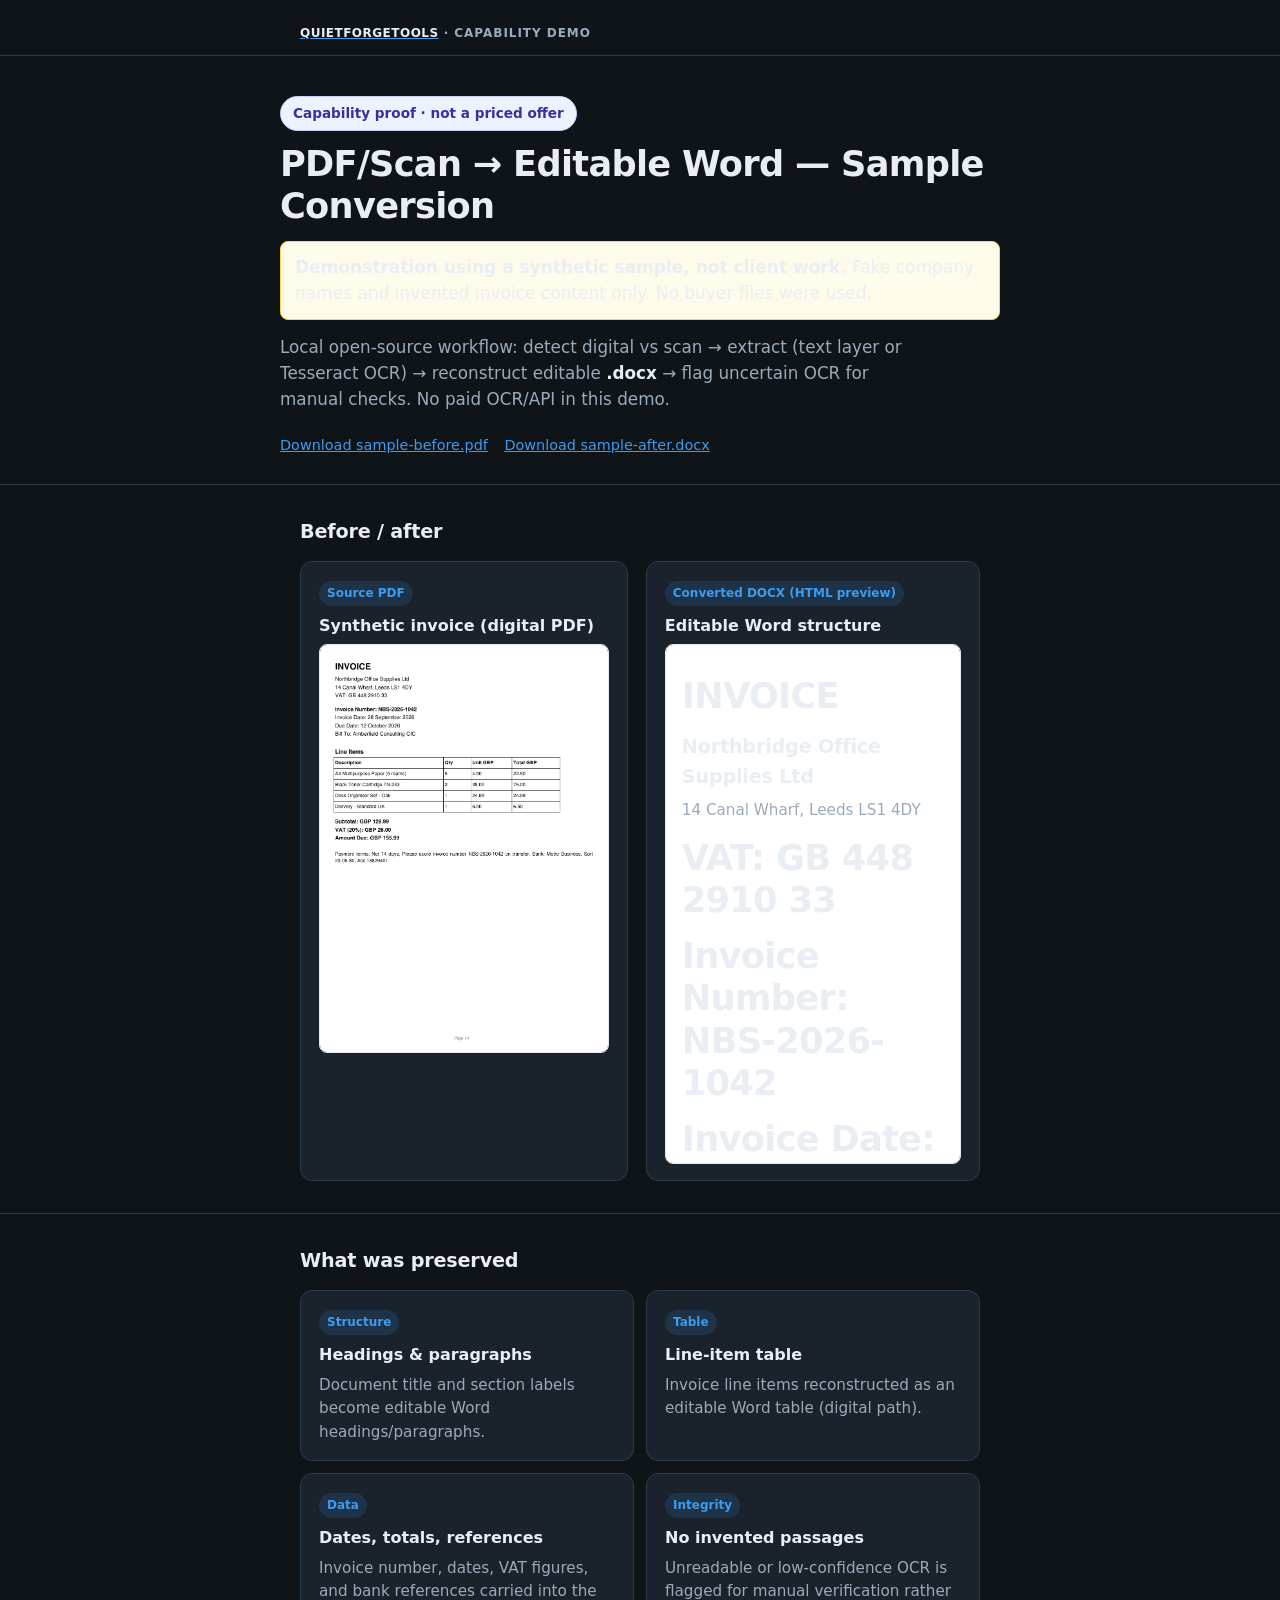
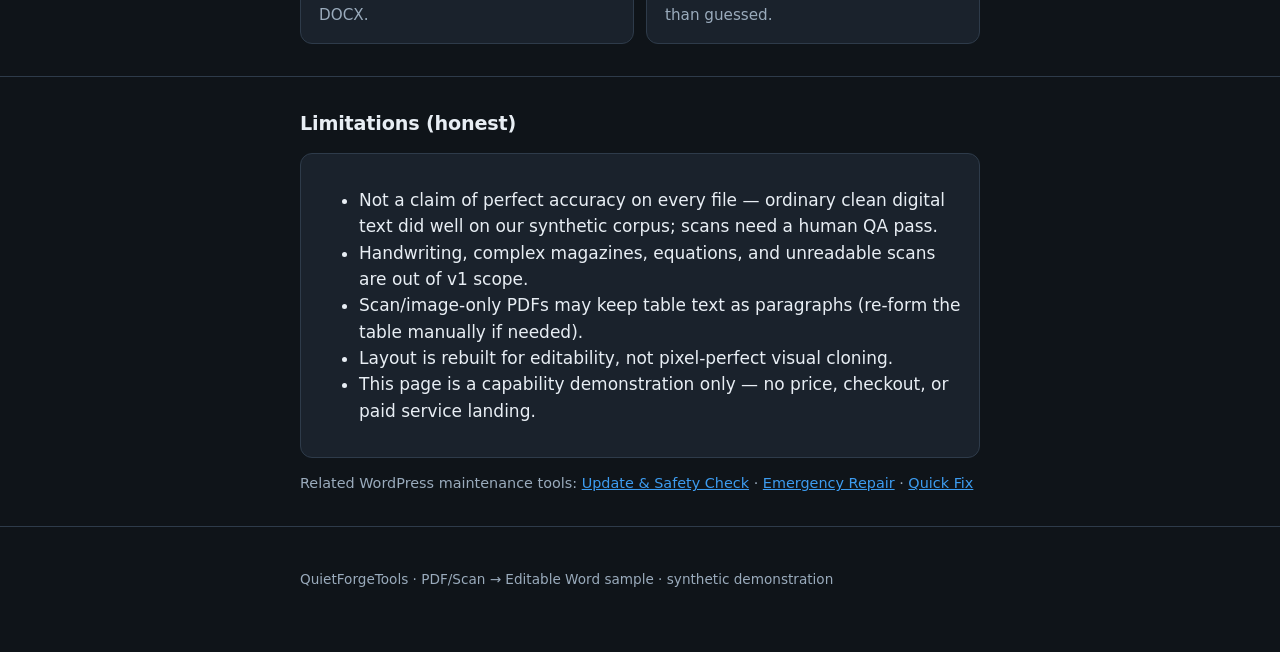
<file: pdf-scan-to-editable-word/index.html>
<!DOCTYPE html>
<html lang="en">
<head>
  <meta charset="utf-8" />
  <meta name="viewport" content="width=device-width, initial-scale=1" />
  <title>PDF/Scan → Editable Word — Sample Conversion | QuietForgeTools</title>
  <meta name="description" content="Demonstration: synthetic PDF/scan converted to editable Word (.docx) with a local open-source workflow. Not client work. QuietForgeTools capability proof." />
  <link rel="canonical" href="https://mamonasr789-png.github.io/quietforgetools-wp-maintenance/pdf-scan-to-editable-word/" />
  <meta name="robots" content="index,follow" />
  <link rel="stylesheet" href="../styles.css" />
  <style>
    .demo-badge { display:inline-block; background:#eef2ff; color:#3730a3; border:1px solid #c7d2fe; border-radius:999px; padding:6px 12px; font-size:0.85rem; font-weight:600; margin-bottom:12px; }
    .preview-grid { display:grid; grid-template-columns:1fr 1fr; gap:18px; }
    @media (max-width:800px){ .preview-grid { grid-template-columns:1fr; } }
    .preview-card img { width:100%; height:auto; border:1px solid #e5e7eb; border-radius:8px; background:#fff; }
    .converted-box { background:#fff; border:1px solid #e5e7eb; border-radius:8px; padding:16px; max-height:520px; overflow:auto; font-size:0.92rem; }
    .converted-box table { width:100%; border-collapse:collapse; margin:10px 0; font-size:0.85rem; }
    .converted-box th, .converted-box td { border:1px solid #d1d5db; padding:6px 8px; text-align:left; }
    .converted-box h1, .converted-box h2 { margin:0.4em 0; }
    .disclosure { background:#fffbeb; border:1px solid #fcd34d; border-radius:8px; padding:12px 14px; margin:14px 0; }
    .file-links a { margin-right:12px; }
  </style>
</head>
<body>
  <header>
    <div class="wrap">
      <div class="brand"><a href="https://mamonasr789-png.github.io/quietforgetools/"><span>QuietForgeTools</span></a> · Capability demo</div>
    </div>
  </header>

  <main>
    <div class="wrap hero">
      <div class="demo-badge">Capability proof · not a priced offer</div>
      <h1>PDF/Scan → Editable Word — Sample Conversion</h1>
      <div class="disclosure">
        <strong>Demonstration using a synthetic sample, not client work.</strong>
        Fake company names and invented invoice content only. No buyer files were used.
      </div>
      <p class="lead">
        Local open-source workflow: detect digital vs scan → extract (text layer or Tesseract OCR) →
        reconstruct editable <strong style="color:var(--text)">.docx</strong> → flag uncertain OCR for manual checks.
        No paid OCR/API in this demo.
      </p>
      <p class="file-links fine">
        <a href="assets/sample-before.pdf">Download sample-before.pdf</a>
        <a href="assets/sample-after.docx">Download sample-after.docx</a>
      </p>
    </div>

    <section id="preview">
      <div class="wrap">
        <h2>Before / after</h2>
        <div class="preview-grid">
          <div class="preview-card card">
            <div class="tag">Source PDF</div>
            <h3>Synthetic invoice (digital PDF)</h3>
            <img src="assets/sample-before-preview.png" alt="Preview of synthetic invoice PDF used as conversion source" />
          </div>
          <div class="preview-card card">
            <div class="tag">Converted DOCX (HTML preview)</div>
            <h3>Editable Word structure</h3>
            <div class="converted-box" id="converted-preview">Loading preview…</div>
          </div>
        </div>
      </div>
    </section>

    <section id="preserved">
      <div class="wrap">
        <h2>What was preserved</h2>
        <div class="grid two">
          <div class="card">
            <div class="tag">Structure</div>
            <h3>Headings &amp; paragraphs</h3>
            <p>Document title and section labels become editable Word headings/paragraphs.</p>
          </div>
          <div class="card">
            <div class="tag">Table</div>
            <h3>Line-item table</h3>
            <p>Invoice line items reconstructed as an editable Word table (digital path).</p>
          </div>
          <div class="card">
            <div class="tag">Data</div>
            <h3>Dates, totals, references</h3>
            <p>Invoice number, dates, VAT figures, and bank references carried into the DOCX.</p>
          </div>
          <div class="card">
            <div class="tag">Integrity</div>
            <h3>No invented passages</h3>
            <p>Unreadable or low-confidence OCR is flagged for manual verification rather than guessed.</p>
          </div>
        </div>
      </div>
    </section>

    <section id="limits">
      <div class="wrap">
        <h2>Limitations (honest)</h2>
        <div class="card">
          <ul>
            <li>Not a claim of perfect accuracy on every file — ordinary clean digital text did well on our synthetic corpus; scans need a human QA pass.</li>
            <li>Handwriting, complex magazines, equations, and unreadable scans are out of v1 scope.</li>
            <li>Scan/image-only PDFs may keep table text as paragraphs (re-form the table manually if needed).</li>
            <li>Layout is rebuilt for editability, not pixel-perfect visual cloning.</li>
            <li>This page is a capability demonstration only — no price, checkout, or paid service landing.</li>
          </ul>
        </div>
        <p class="fine" style="margin-top:14px">Related WordPress maintenance tools: <a href="../">Update &amp; Safety Check</a> · <a href="../emergency-wordpress-repair/">Emergency Repair</a> · <a href="../quick-fix/">Quick Fix</a></p>
      </div>
    </section>
  </main>

  <footer>
    <div class="wrap">
      <p>QuietForgeTools · PDF/Scan → Editable Word sample · synthetic demonstration</p>
    </div>
  </footer>

  <script>
    fetch('assets/sample-after-preview.html')
      .then(r => r.text())
      .then(html => { document.getElementById('converted-preview').innerHTML = html; })
      .catch(() => { document.getElementById('converted-preview').textContent = 'Preview unavailable.'; });
  </script>
</body>
</html>
</file>
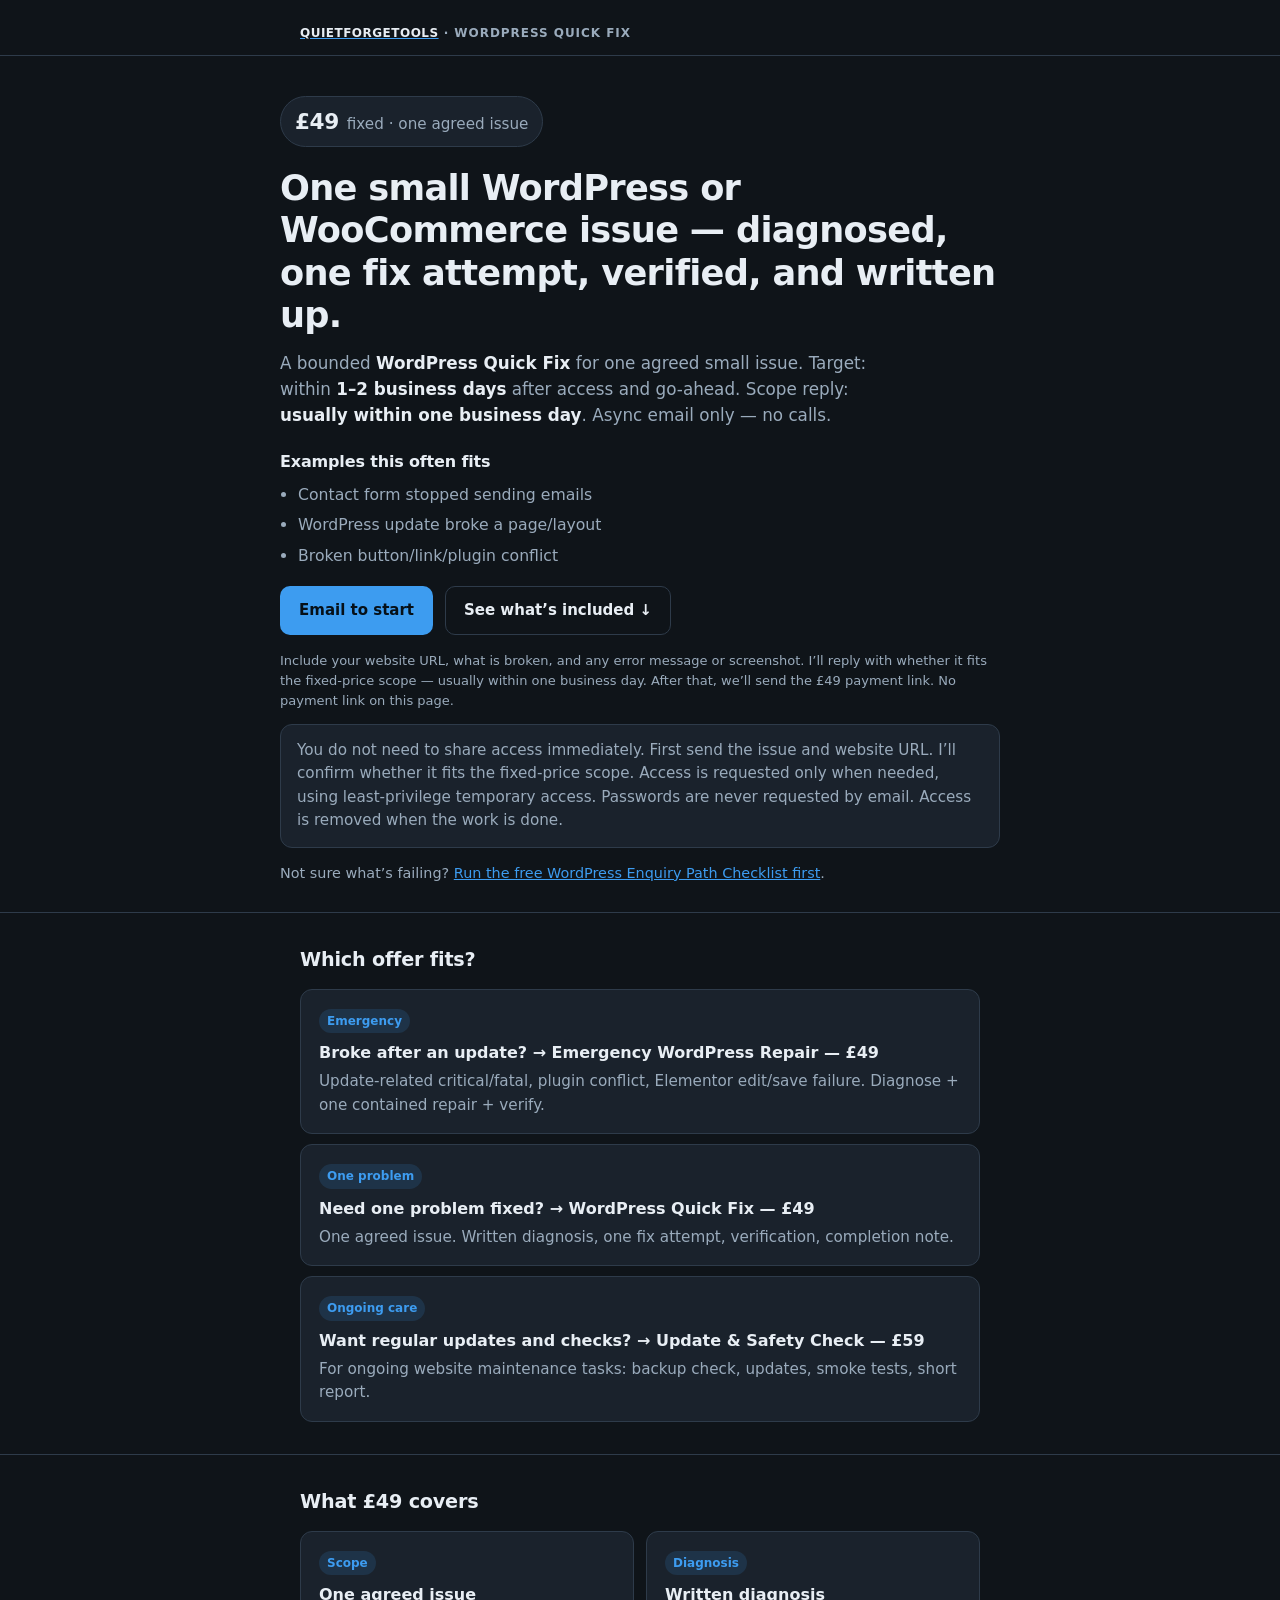
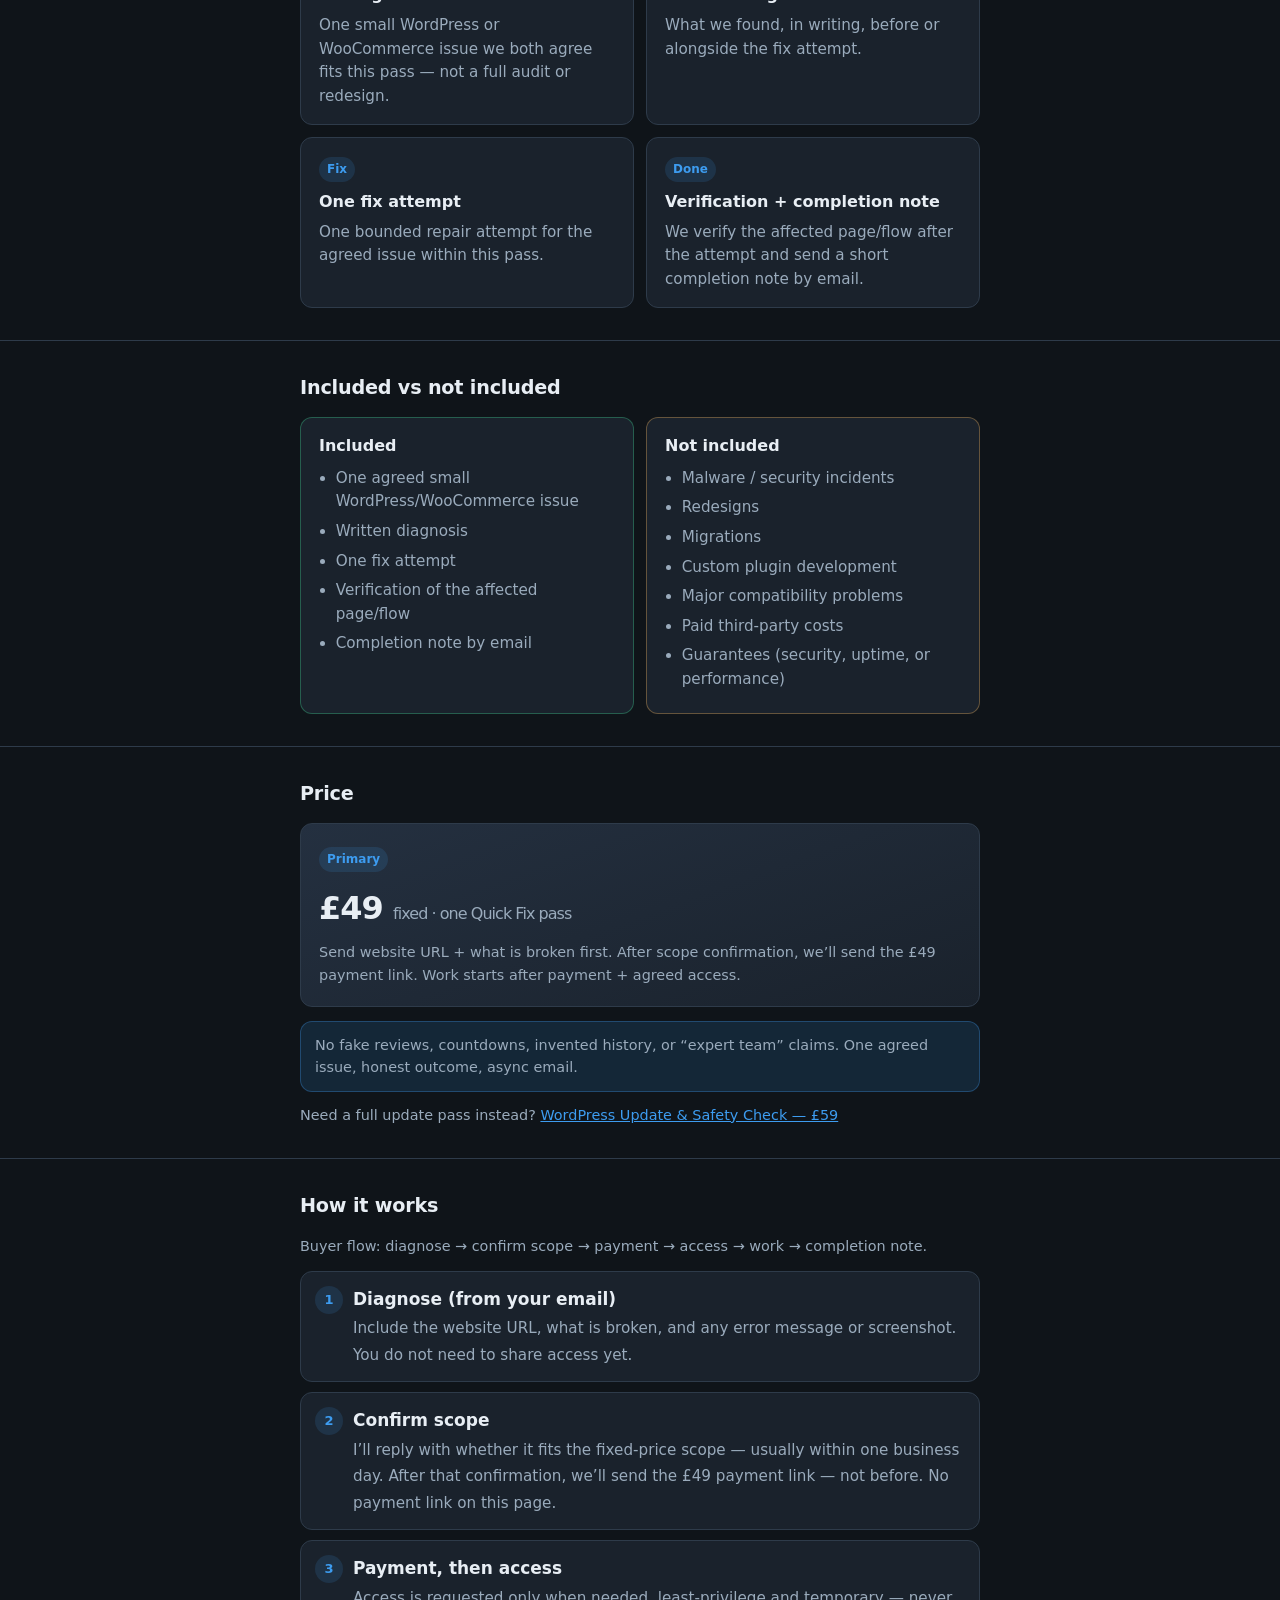
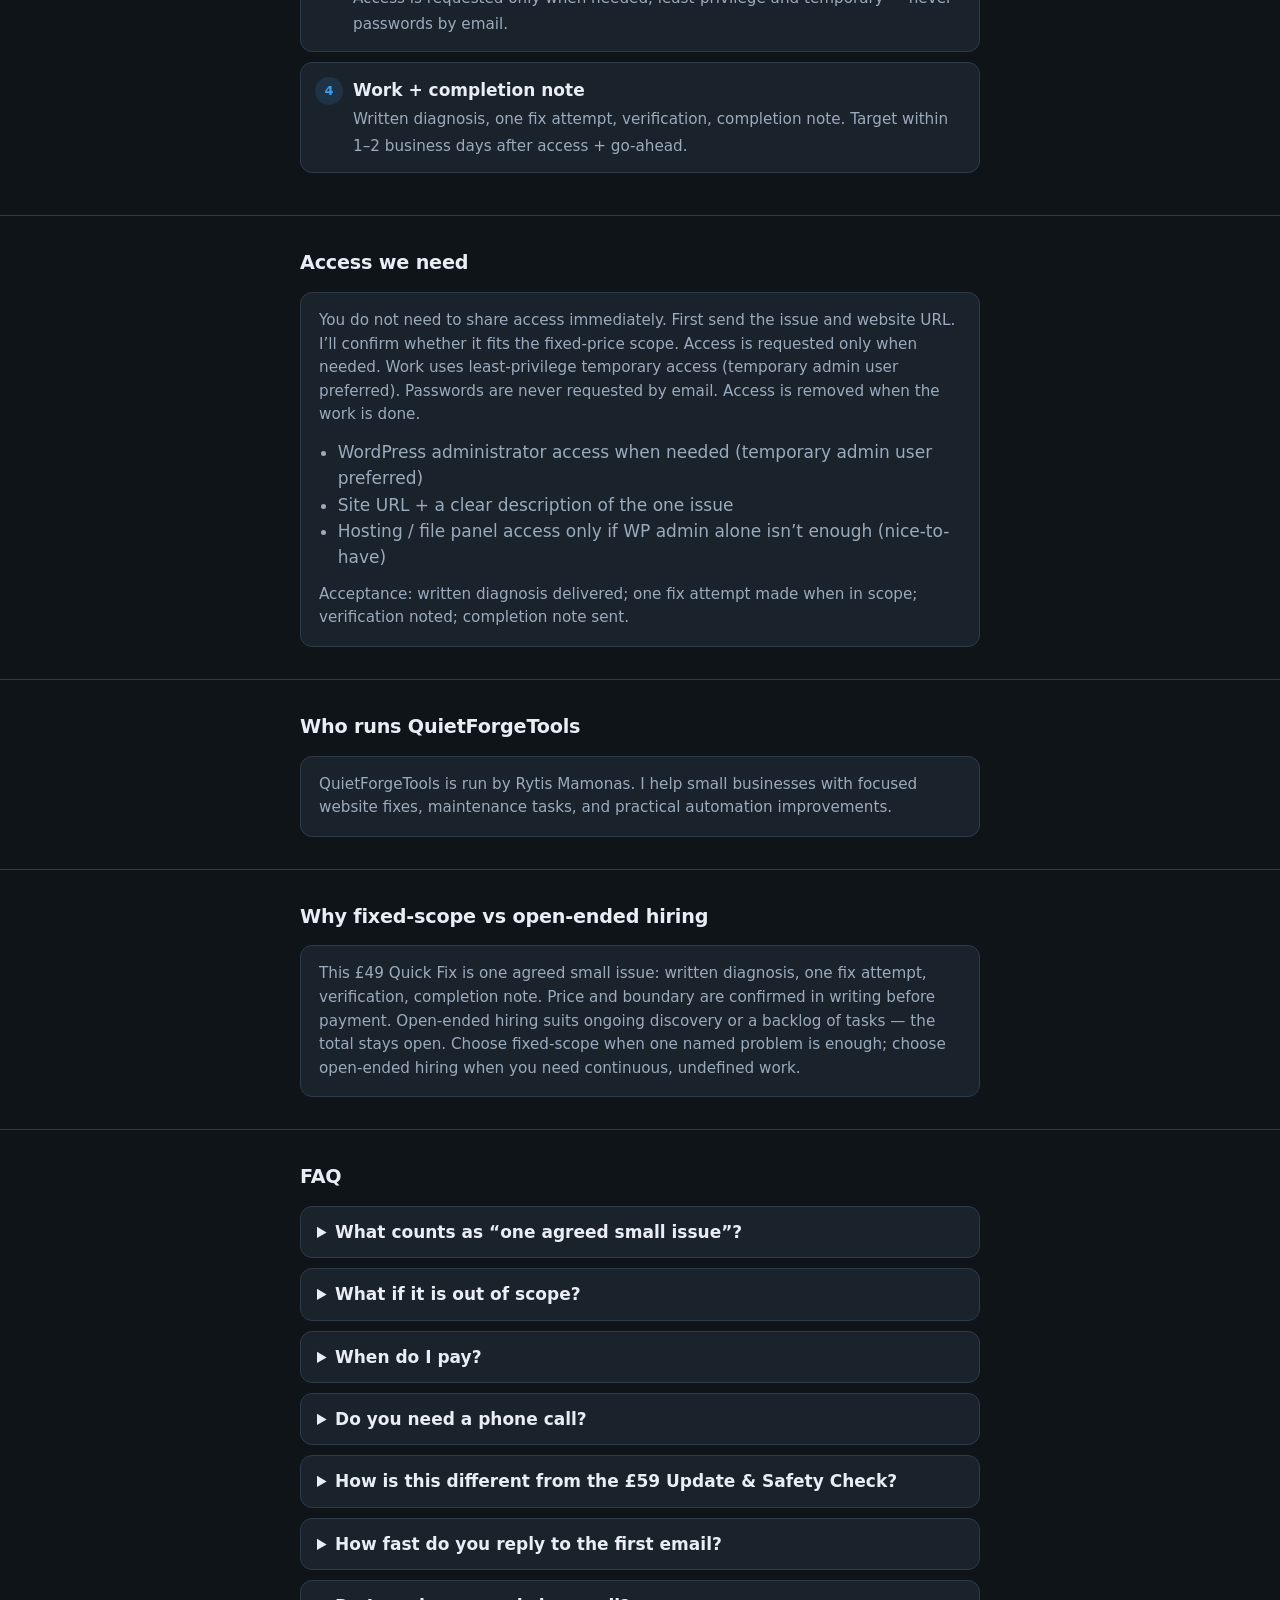
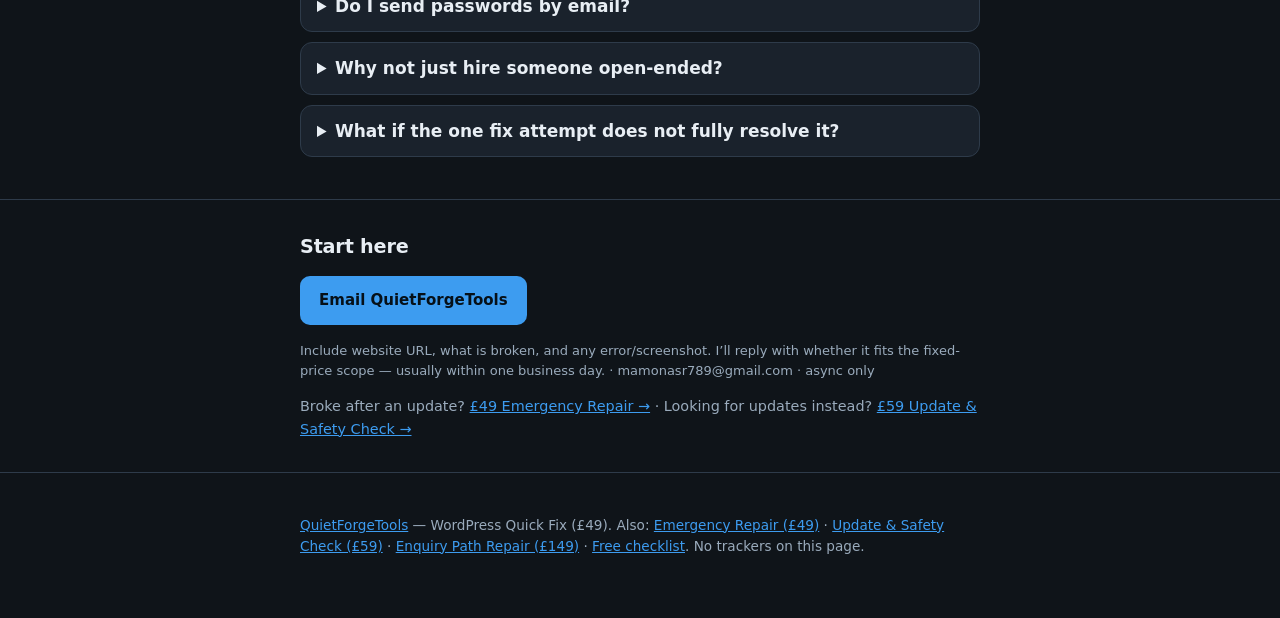
<file: quick-fix/index.html>
<!DOCTYPE html>
<html lang="en">
<head>
  <meta charset="utf-8" />
  <meta name="viewport" content="width=device-width, initial-scale=1" />
  <title>WordPress Quick Fix — £49 | QuietForgeTools</title>
  <meta name="description" content="WordPress Quick Fix — £49 fixed: one agreed small WordPress/WooCommerce issue, written diagnosis, one fix attempt, verification, and completion note. QuietForgeTools." />
  <link rel="canonical" href="https://mamonasr789-png.github.io/quietforgetools-wp-maintenance/quick-fix/" />
  <meta name="robots" content="index,follow" />
  <link rel="stylesheet" href="../styles.css" />
</head>
<body>
  <header>
    <div class="wrap">
      <div class="brand"><a href="https://mamonasr789-png.github.io/quietforgetools/"><span>QuietForgeTools</span></a> · WordPress Quick Fix</div>
    </div>
  </header>

  <main>
    <div class="wrap hero">
      <div class="price-chip"><strong>£49</strong> fixed · one agreed issue</div>
      <h1>One small WordPress or WooCommerce issue — diagnosed, one fix attempt, verified, and written up.</h1>
      <p class="lead">
        A bounded <strong style="color:var(--text)">WordPress Quick Fix</strong> for one agreed small issue.
        Target: within <strong style="color:var(--text)">1–2 business days</strong> after access and go-ahead.
        Scope reply: <strong style="color:var(--text)">usually within one business day</strong>.
        Async email only — no calls.
      </p>
      <h2 style="font-size:1rem;margin:0 0 8px;color:var(--text)">Examples this often fits</h2>
      <ul class="examples-above">
        <li>Contact form stopped sending emails</li>
        <li>WordPress update broke a page/layout</li>
        <li>Broken button/link/plugin conflict</li>
      </ul>
      <div class="cta-row">
        <a class="btn btn-primary" href="mailto:mamonasr789@gmail.com?subject=WordPress%20Quick%20Fix%20%C2%A349&body=Website%20URL%3A%20%0AWhat%20is%20broken%3A%20%0AError%20message%20or%20screenshot%20(if%20any)%3A%20%0A%0AI%27ll%20reply%20with%20whether%20it%20fits%20the%20fixed-price%20scope.%0A">Email to start</a>
        <a class="btn btn-ghost" href="#scope">See what’s included ↓</a>
        <p class="btn-note">Include your website URL, what is broken, and any error message or screenshot. I’ll reply with whether it fits the fixed-price scope — usually within one business day. After that, we’ll send the £49 payment link. No payment link on this page.</p>
      </div>
      <div class="access-note">
        You do not need to share access immediately. First send the issue and website URL. I’ll confirm whether it fits the fixed-price scope. Access is requested only when needed, using least-privilege temporary access. Passwords are never requested by email. Access is removed when the work is done.
      </div>
      <p class="fine" style="margin-top:14px">Not sure what&rsquo;s failing? <a href="https://mamonasr789-png.github.io/quietforgetools-wp-enquiry-checklist/">Run the free WordPress Enquiry Path Checklist first</a>.</p>
    </div>

    <section id="chooser">
      <div class="wrap">
        <h2>Which offer fits?</h2>
        <div class="chooser">
          <a class="card" href="../emergency-wordpress-repair/">
            <div class="tag">Emergency</div>
            <h3>Broke after an update? → Emergency WordPress Repair — £49</h3>
            <p>Update-related critical/fatal, plugin conflict, Elementor edit/save failure. Diagnose + one contained repair + verify.</p>
          </a>
          <a class="card" href="./">
            <div class="tag">One problem</div>
            <h3>Need one problem fixed? → WordPress Quick Fix — £49</h3>
            <p>One agreed issue. Written diagnosis, one fix attempt, verification, completion note.</p>
          </a>
          <a class="card" href="../index.html">
            <div class="tag">Ongoing care</div>
            <h3>Want regular updates and checks? → Update &amp; Safety Check — £59</h3>
            <p>For ongoing website maintenance tasks: backup check, updates, smoke tests, short report.</p>
          </a>
        </div>
      </div>
    </section>

    <section id="scope">
      <div class="wrap">
        <h2>What £49 covers</h2>
        <div class="grid two">
          <div class="card">
            <div class="tag">Scope</div>
            <h3>One agreed issue</h3>
            <p>One small WordPress or WooCommerce issue we both agree fits this pass — not a full audit or redesign.</p>
          </div>
          <div class="card">
            <div class="tag">Diagnosis</div>
            <h3>Written diagnosis</h3>
            <p>What we found, in writing, before or alongside the fix attempt.</p>
          </div>
          <div class="card">
            <div class="tag">Fix</div>
            <h3>One fix attempt</h3>
            <p>One bounded repair attempt for the agreed issue within this pass.</p>
          </div>
          <div class="card">
            <div class="tag">Done</div>
            <h3>Verification + completion note</h3>
            <p>We verify the affected page/flow after the attempt and send a short completion note by email.</p>
          </div>
        </div>
      </div>
    </section>

    <section id="includes">
      <div class="wrap">
        <h2>Included vs not included</h2>
        <div class="vs">
          <div class="card yes">
            <h3>Included</h3>
            <ul>
              <li>One agreed small WordPress/WooCommerce issue</li>
              <li>Written diagnosis</li>
              <li>One fix attempt</li>
              <li>Verification of the affected page/flow</li>
              <li>Completion note by email</li>
            </ul>
          </div>
          <div class="card no">
            <h3>Not included</h3>
            <ul>
              <li>Malware / security incidents</li>
              <li>Redesigns</li>
              <li>Migrations</li>
              <li>Custom plugin development</li>
              <li>Major compatibility problems</li>
              <li>Paid third-party costs</li>
              <li>Guarantees (security, uptime, or performance)</li>
            </ul>
          </div>
        </div>
      </div>
    </section>

    <section id="price">
      <div class="wrap">
        <h2>Price</h2>
        <div class="price-box">
          <div class="tag">Primary</div>
          <div class="amount">£49 <span>fixed · one Quick Fix pass</span></div>
          <p class="fine">Send website URL + what is broken first. After scope confirmation, we’ll send the £49 payment link. Work starts after payment + agreed access.</p>
        </div>
        <p class="notice">No fake reviews, countdowns, invented history, or “expert team” claims. One agreed issue, honest outcome, async email.</p>
        <p class="fine" style="margin-top:12px">
          Need a full update pass instead?
          <a href="../index.html">WordPress Update &amp; Safety Check — £59</a>
        </p>
      </div>
    </section>

    <section id="process">
      <div class="wrap">
        <h2>How it works</h2>
        <p class="fine" style="margin:0 0 14px">Buyer flow: diagnose → confirm scope → payment → access → work → completion note.</p>
        <ol class="steps">
          <li>
            <strong>Diagnose (from your email)</strong>
            <span>Include the website URL, what is broken, and any error message or screenshot. You do not need to share access yet.</span>
          </li>
          <li>
            <strong>Confirm scope</strong>
            <span>I’ll reply with whether it fits the fixed-price scope — usually within one business day. After that confirmation, we’ll send the £49 payment link — not before. No payment link on this page.</span>
          </li>
          <li>
            <strong>Payment, then access</strong>
            <span>Access is requested only when needed, least-privilege and temporary — never passwords by email.</span>
          </li>
          <li>
            <strong>Work + completion note</strong>
            <span>Written diagnosis, one fix attempt, verification, completion note. Target within 1–2 business days after access + go-ahead.</span>
          </li>
        </ol>
      </div>
    </section>

    <section id="access">
      <div class="wrap">
        <h2>Access we need</h2>
        <div class="card">
          <p style="margin:0 0 12px;color:var(--muted)">You do not need to share access immediately. First send the issue and website URL. I’ll confirm whether it fits the fixed-price scope. Access is requested only when needed. Work uses least-privilege temporary access (temporary admin user preferred). Passwords are never requested by email. Access is removed when the work is done.</p>
          <ul style="margin:0;padding-left:1.1em;color:var(--muted)">
            <li>WordPress administrator access when needed (temporary admin user preferred)</li>
            <li>Site URL + a clear description of the one issue</li>
            <li>Hosting / file panel access only if WP admin alone isn’t enough (nice-to-have)</li>
          </ul>
          <p class="fine" style="margin-top:12px">Acceptance: written diagnosis delivered; one fix attempt made when in scope; verification noted; completion note sent.</p>
        </div>
      </div>
    </section>

    <section id="who" class="who-runs">
      <div class="wrap">
        <h2>Who runs QuietForgeTools</h2>
        <div class="card">
          <p>QuietForgeTools is run by Rytis Mamonas. I help small businesses with focused website fixes, maintenance tasks, and practical automation improvements.</p>
        </div>
      </div>
    </section>


    <section id="why-fixed">
      <div class="wrap">
        <h2>Why fixed-scope vs open-ended hiring</h2>
        <div class="card">
          <p style="margin:0;color:var(--muted)">This £49 Quick Fix is one agreed small issue: written diagnosis, one fix attempt, verification, completion note. Price and boundary are confirmed in writing before payment. Open-ended hiring suits ongoing discovery or a backlog of tasks — the total stays open. Choose fixed-scope when one named problem is enough; choose open-ended hiring when you need continuous, undefined work.</p>
        </div>
      </div>
    </section>

    <section id="faq" class="faq">
      <div class="wrap">
        <h2>FAQ</h2>
        <details>
          <summary>What counts as “one agreed small issue”?</summary>
          <p>A single, named WordPress or WooCommerce problem we both agree fits this pass — e.g. a broken layout on one page, a form not sending, or a display bug. Unrelated lists need separate passes or a custom quote.</p>
        </details>
        <details>
          <summary>What if it is out of scope?</summary>
          <p>You still get a written diagnosis and completion note explaining why it does not fit this £49 pass.</p>
        </details>
        <details>
          <summary>When do I pay?</summary>
          <p>Send the website URL and what is broken first. After scope confirmation, we’ll send the £49 payment link. There is no payment link on this page.</p>
        </details>
        <details>
          <summary>Do you need a phone call?</summary>
          <p>No. Everything is async by email.</p>
        </details>
        <details>
          <summary>How is this different from the £59 Update &amp; Safety Check?</summary>
          <p>Quick Fix (£49) targets one agreed small issue. The Update &amp; Safety Check (£59) is a bounded maintenance pass: backup check, core/theme/plugin updates, smoke tests, and a short report. <a href="../index.html">See the £59 offer</a>.</p>
        </details>
        <details>
          <summary>How fast do you reply to the first email?</summary>
          <p>Usually within one business day with whether it fits the fixed-price scope. Delivery timing after access and go-ahead is separate (target 1–2 business days).</p>
        </details>
        <details>
          <summary>Do I send passwords by email?</summary>
          <p>No. Passwords are never requested by email. Access is requested only when needed, using least-privilege temporary access, and removed when the work is done.</p>
        </details>
        <details>
          <summary>Why not just hire someone open-ended?</summary>
          <p>Fixed-scope means one agreed issue and price after written confirmation. Open-ended hiring is better for continuous discovery — but the bill is open. Use this offer when one named problem is enough.</p>
        </details>
        <details>
          <summary>What if the one fix attempt does not fully resolve it?</summary>
          <p>You still get a written diagnosis, what was attempted, and a completion note. Further work is quoted separately — not rolled into this £49 pass.</p>
        </details>
      </div>
    </section>

    <section id="contact">
      <div class="wrap">
        <h2>Start here</h2>
        <div class="cta-row">
          <a class="btn btn-primary" href="mailto:mamonasr789@gmail.com?subject=WordPress%20Quick%20Fix%20%C2%A349&body=Website%20URL%3A%20%0AWhat%20is%20broken%3A%20%0AError%20message%20or%20screenshot%20(if%20any)%3A%20%0A%0AI%27ll%20reply%20with%20whether%20it%20fits%20the%20fixed-price%20scope.%0A">Email QuietForgeTools</a>
          <p class="btn-note">Include website URL, what is broken, and any error/screenshot. I’ll reply with whether it fits the fixed-price scope — usually within one business day. · mamonasr789@gmail.com · async only</p>
        </div>
        <p class="fine" style="margin-top:14px">
          Broke after an update? <a href="../emergency-wordpress-repair/">£49 Emergency Repair →</a>
          · Looking for updates instead? <a href="../index.html">£59 Update &amp; Safety Check →</a>
        </p>
      </div>
    </section>
  </main>

  <footer>
    <div class="wrap">
      <p><a href="https://mamonasr789-png.github.io/quietforgetools/">QuietForgeTools</a> — WordPress Quick Fix (£49). Also: <a href="../emergency-wordpress-repair/">Emergency Repair (£49)</a> · <a href="../">Update &amp; Safety Check (£59)</a> · <a href="https://mamonasr789-png.github.io/quietforgetools-enquiry-repair/">Enquiry Path Repair (£149)</a> · <a href="https://mamonasr789-png.github.io/quietforgetools-wp-enquiry-checklist/">Free checklist</a>. No trackers on this page.</p>
    </div>
  </footer>
</body>
</html>
</file>
<file: styles.css>
:root {
  --bg: #0f1419;
  --surface: #1a222c;
  --surface2: #243040;
  --text: #e8eef4;
  --muted: #9aabbc;
  --accent: #3d9cf0;
  --accent-soft: rgba(61, 156, 240, 0.14);
  --border: #2e3b4a;
  --ok: #3ecf8e;
  --ok-soft: rgba(62, 207, 142, 0.14);
  --warn: #f0b35a;
  --warn-soft: rgba(240, 179, 90, 0.14);
  --bad: #f07178;
  --bad-soft: rgba(240, 113, 120, 0.14);
  --radius: 12px;
  --max: 720px;
  --font: "Segoe UI", system-ui, -apple-system, sans-serif;
}
* { box-sizing: border-box; }
html { scroll-behavior: smooth; }
body {
  margin: 0;
  font-family: var(--font);
  background: var(--bg);
  color: var(--text);
  line-height: 1.55;
  font-size: 17px;
}
a { color: var(--accent); }
.wrap { max-width: var(--max); margin: 0 auto; padding: 0 20px; }
header {
  padding: 24px 0 12px;
  border-bottom: 1px solid var(--border);
}
.brand {
  font-size: 12px;
  letter-spacing: 0.08em;
  text-transform: uppercase;
  color: var(--muted);
  font-weight: 600;
}
.brand span { color: var(--text); font-weight: 700; letter-spacing: 0.04em; }
.hero { padding: 40px 0 28px; }
h1 {
  font-size: clamp(1.65rem, 4.2vw, 2.2rem);
  line-height: 1.2;
  margin: 0 0 14px;
  font-weight: 700;
  letter-spacing: -0.02em;
}
.lead {
  font-size: 1.05rem;
  color: var(--muted);
  margin: 0 0 22px;
  max-width: 38em;
}
.price-chip {
  display: inline-flex;
  align-items: baseline;
  gap: 8px;
  background: var(--surface);
  border: 1px solid var(--border);
  border-radius: 999px;
  padding: 8px 14px;
  margin-bottom: 20px;
  font-size: 0.95rem;
  color: var(--muted);
}
.price-chip strong {
  color: var(--text);
  font-size: 1.35rem;
  letter-spacing: -0.02em;
}
.cta-row { display: flex; flex-wrap: wrap; gap: 12px; align-items: center; }
.btn {
  display: inline-block;
  padding: 12px 18px;
  border-radius: 10px;
  font-weight: 600;
  font-size: 15px;
  text-decoration: none;
  border: 1px solid transparent;
  cursor: pointer;
  font-family: inherit;
}
.btn-primary { background: var(--accent); color: #061018; }
.btn-primary:hover { filter: brightness(1.06); }
.btn-ghost {
  background: transparent;
  color: var(--text);
  border-color: var(--border);
}
.btn-ghost:hover { border-color: var(--muted); }
.btn-note {
  font-size: 13px;
  color: var(--muted);
  width: 100%;
  margin: 4px 0 0;
}
section { padding: 32px 0; border-top: 1px solid var(--border); }
h2 {
  font-size: 1.2rem;
  margin: 0 0 14px;
  letter-spacing: -0.01em;
}
h3 { font-size: 1rem; margin: 0 0 6px; }
.grid { display: grid; gap: 12px; grid-template-columns: 1fr; }
@media (min-width: 560px) {
  .grid.two { grid-template-columns: 1fr 1fr; }
}
.card {
  background: var(--surface);
  border: 1px solid var(--border);
  border-radius: var(--radius);
  padding: 16px 18px;
}
.card p { margin: 0; color: var(--muted); font-size: 0.95rem; }
.tag {
  display: inline-block;
  font-size: 12px;
  font-weight: 600;
  color: var(--accent);
  background: var(--accent-soft);
  padding: 3px 8px;
  border-radius: 999px;
  margin-bottom: 8px;
}
.vs { display: grid; gap: 12px; }
@media (min-width: 560px) { .vs { grid-template-columns: 1fr 1fr; } }
.vs .yes { border-color: rgba(62, 207, 142, 0.35); }
.vs .no { border-color: rgba(240, 179, 90, 0.35); }
.vs ul { margin: 8px 0 0; padding-left: 1.1em; color: var(--muted); font-size: 0.95rem; }
.vs li { margin-bottom: 6px; }
.price-box {
  background: linear-gradient(160deg, var(--surface2), var(--surface));
  border: 1px solid var(--border);
  border-radius: var(--radius);
  padding: 20px 18px;
}
.price-box .amount {
  font-size: 2rem;
  font-weight: 700;
  letter-spacing: -0.03em;
  margin: 4px 0 8px;
}
.price-box .amount span { font-size: 1rem; font-weight: 500; color: var(--muted); }
.steps { counter-reset: step; list-style: none; padding: 0; margin: 0; }
.steps li {
  position: relative;
  padding: 14px 14px 14px 52px;
  margin-bottom: 10px;
  background: var(--surface);
  border: 1px solid var(--border);
  border-radius: var(--radius);
}
.steps li::before {
  counter-increment: step;
  content: counter(step);
  position: absolute;
  left: 14px;
  top: 14px;
  width: 28px;
  height: 28px;
  border-radius: 50%;
  background: var(--accent-soft);
  color: var(--accent);
  font-weight: 700;
  font-size: 13px;
  display: flex;
  align-items: center;
  justify-content: center;
}
.steps strong { display: block; margin-bottom: 2px; }
.steps span { color: var(--muted); font-size: 0.95rem; }
.fine { font-size: 0.9rem; color: var(--muted); margin: 0; }
footer {
  padding: 28px 0 48px;
  border-top: 1px solid var(--border);
  font-size: 0.85rem;
  color: var(--muted);
}
footer .cta-row { margin-top: 16px; }

.demo-banner {
  background: var(--warn-soft);
  border: 1px solid rgba(240, 179, 90, 0.35);
  color: var(--warn);
  border-radius: var(--radius);
  padding: 10px 14px;
  font-size: 0.9rem;
  margin-bottom: 14px;
}
.demo-panel {
  background: var(--surface);
  border: 1px solid var(--border);
  border-radius: var(--radius);
  overflow: hidden;
}
.demo-toolbar {
  display: flex;
  flex-wrap: wrap;
  gap: 8px;
  padding: 12px 14px;
  border-bottom: 1px solid var(--border);
  background: var(--surface2);
}
.demo-toolbar .btn { padding: 8px 12px; font-size: 13px; }
.demo-toolbar .btn:disabled { opacity: 0.45; cursor: not-allowed; }
.demo-stage { padding: 16px; }
.demo-status {
  display: flex;
  flex-wrap: wrap;
  gap: 8px;
  margin-bottom: 14px;
}
.pill {
  font-size: 12px;
  font-weight: 700;
  letter-spacing: 0.03em;
  text-transform: uppercase;
  padding: 4px 10px;
  border-radius: 999px;
  background: var(--surface2);
  color: var(--muted);
}
.pill.on.broken { background: var(--bad-soft); color: var(--bad); }
.pill.on.detected { background: var(--warn-soft); color: var(--warn); }
.pill.on.repaired { background: var(--ok-soft); color: var(--ok); }
.pill.on.tested { background: var(--accent-soft); color: var(--accent); }
.fake-form {
  border: 1px solid var(--border);
  border-radius: 10px;
  padding: 14px;
  background: #121820;
  max-width: 420px;
}
.fake-form label {
  display: block;
  font-size: 12px;
  color: var(--muted);
  margin-bottom: 4px;
}
.fake-form .field { margin-bottom: 10px; }
.fake-form input,
.fake-form textarea {
  width: 100%;
  border: 1px solid var(--border);
  border-radius: 6px;
  padding: 8px 10px;
  background: var(--bg);
  color: var(--text);
  font: inherit;
}
.fake-form button {
  background: #4b5563;
  color: #fff;
  border: 0;
  padding: 9px 14px;
  border-radius: 6px;
  font: inherit;
  cursor: pointer;
}
.fake-form.fixed button { background: var(--ok); color: #061018; font-weight: 600; }
.fake-form .err,
.fake-form .okmsg {
  display: none;
  margin-top: 10px;
  font-size: 0.85rem;
}
.fake-form .err { color: var(--bad); }
.fake-form .okmsg { color: var(--ok); }
.fake-form.show-err .err { display: block; }
.fake-form.show-ok .okmsg { display: block; }
.demo-log {
  margin-top: 14px;
  font-size: 0.9rem;
  color: var(--muted);
  min-height: 1.4em;
}
.demo-log code {
  color: var(--text);
  background: var(--surface2);
  padding: 1px 6px;
  border-radius: 4px;
  font-size: 0.85em;
}
.intake {
  display: grid;
  gap: 10px;
  margin-top: 12px;
}
.intake label { font-size: 13px; color: var(--muted); display: block; margin-bottom: 4px; }
.intake input,
.intake textarea {
  width: 100%;
  border: 1px solid var(--border);
  border-radius: 8px;
  padding: 10px 12px;
  background: var(--bg);
  color: var(--text);
  font: inherit;
}
.intake textarea { min-height: 88px; resize: vertical; }

.optional {
  margin-top: 14px;
  padding-top: 14px;
  border-top: 1px dashed var(--border);
}
.faq details {
  background: var(--surface);
  border: 1px solid var(--border);
  border-radius: var(--radius);
  padding: 12px 16px;
  margin-bottom: 10px;
}
.faq summary {
  cursor: pointer;
  font-weight: 600;
}
.faq details p {
  margin: 10px 0 0;
  color: var(--muted);
  font-size: 0.95rem;
}
.notice {
  background: var(--accent-soft);
  border: 1px solid rgba(61, 156, 240, 0.3);
  border-radius: var(--radius);
  padding: 12px 14px;
  font-size: 0.9rem;
  color: var(--muted);
  margin: 14px 0 0;
}


/* Task294 trust layer */
.chooser { display: grid; gap: 10px; margin-top: 14px; }
.chooser a.card {
  text-decoration: none;
  color: inherit;
  display: block;
  transition: border-color 0.15s ease;
}
.chooser a.card:hover { border-color: var(--accent); }
.chooser .card h3 { color: var(--text); margin-bottom: 4px; }
.examples-above {
  margin: 0 0 18px;
  padding-left: 1.15em;
  color: var(--muted);
  font-size: 0.98rem;
}
.examples-above li { margin-bottom: 6px; }
.access-note {
  background: var(--surface);
  border: 1px solid var(--border);
  border-radius: var(--radius);
  padding: 14px 16px;
  color: var(--muted);
  font-size: 0.95rem;
  margin-top: 12px;
}
.who-runs .card p { margin: 0; color: var(--muted); }
</file>
